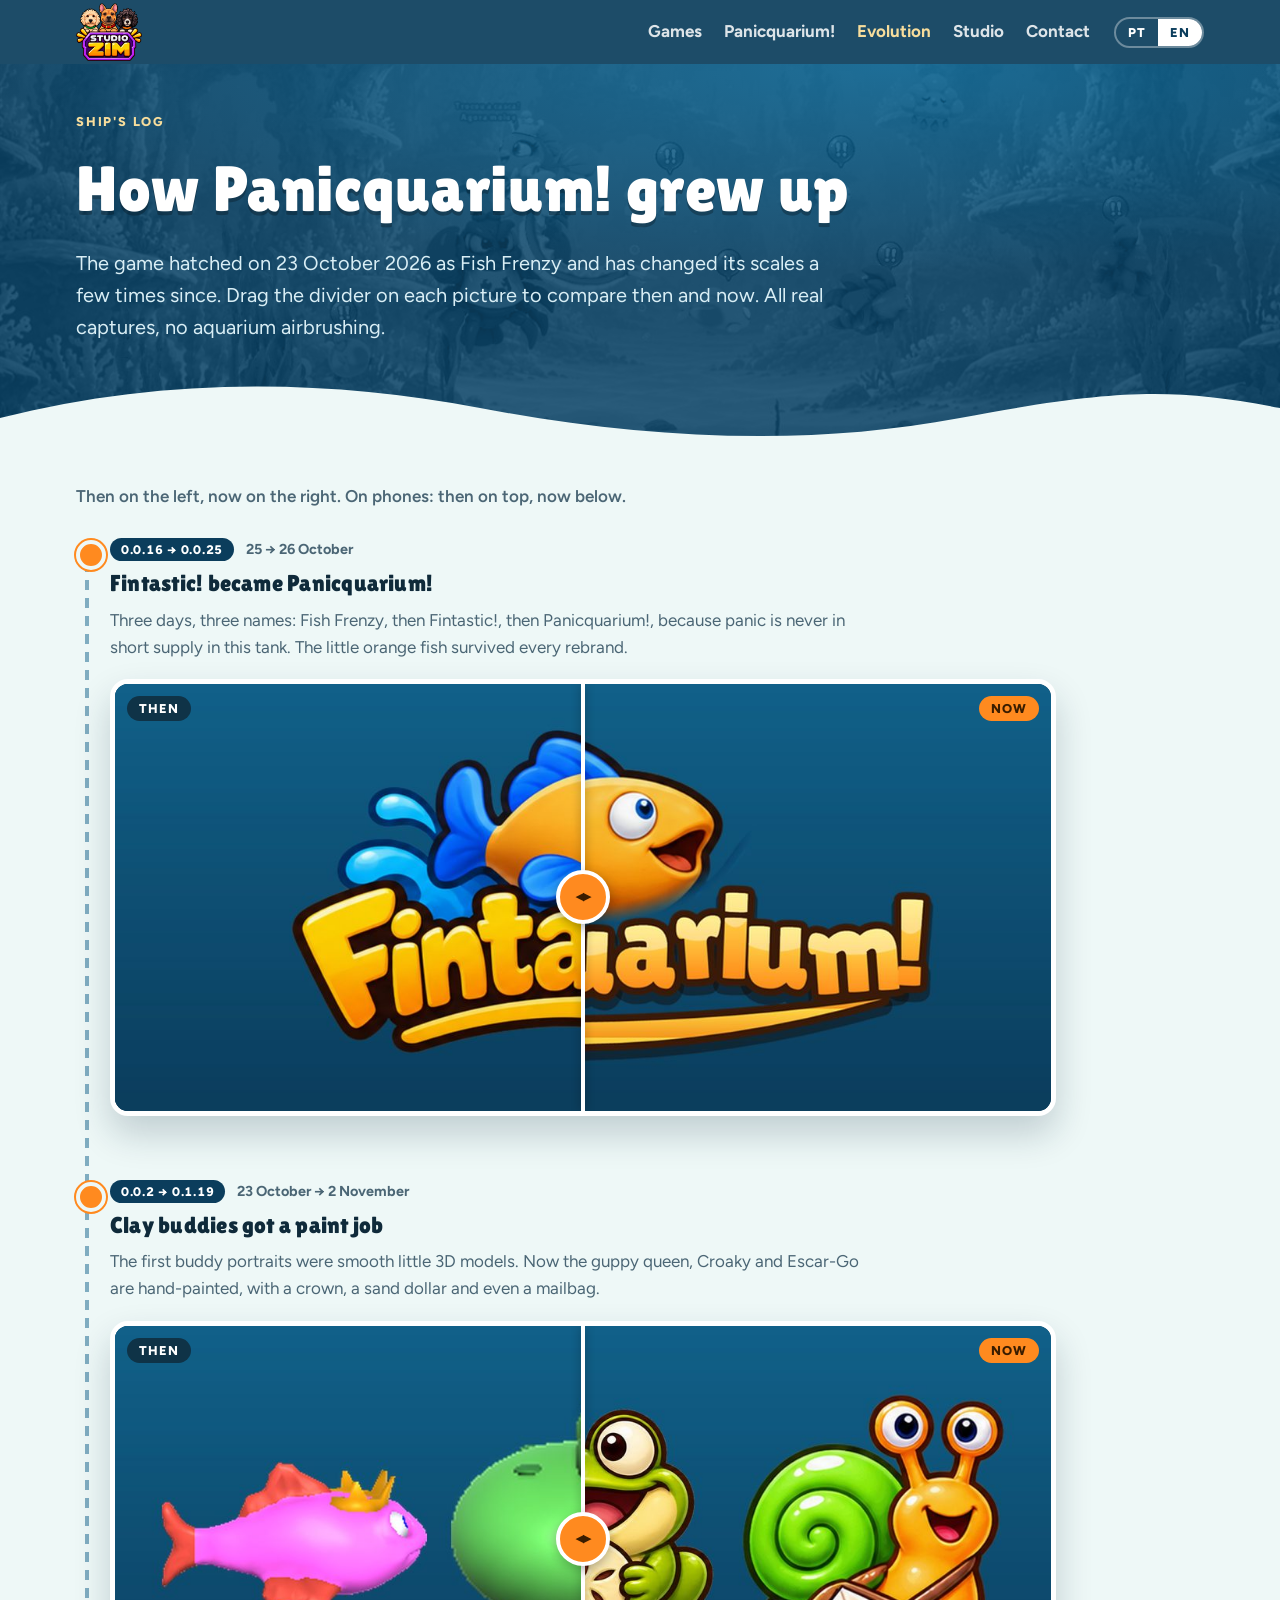
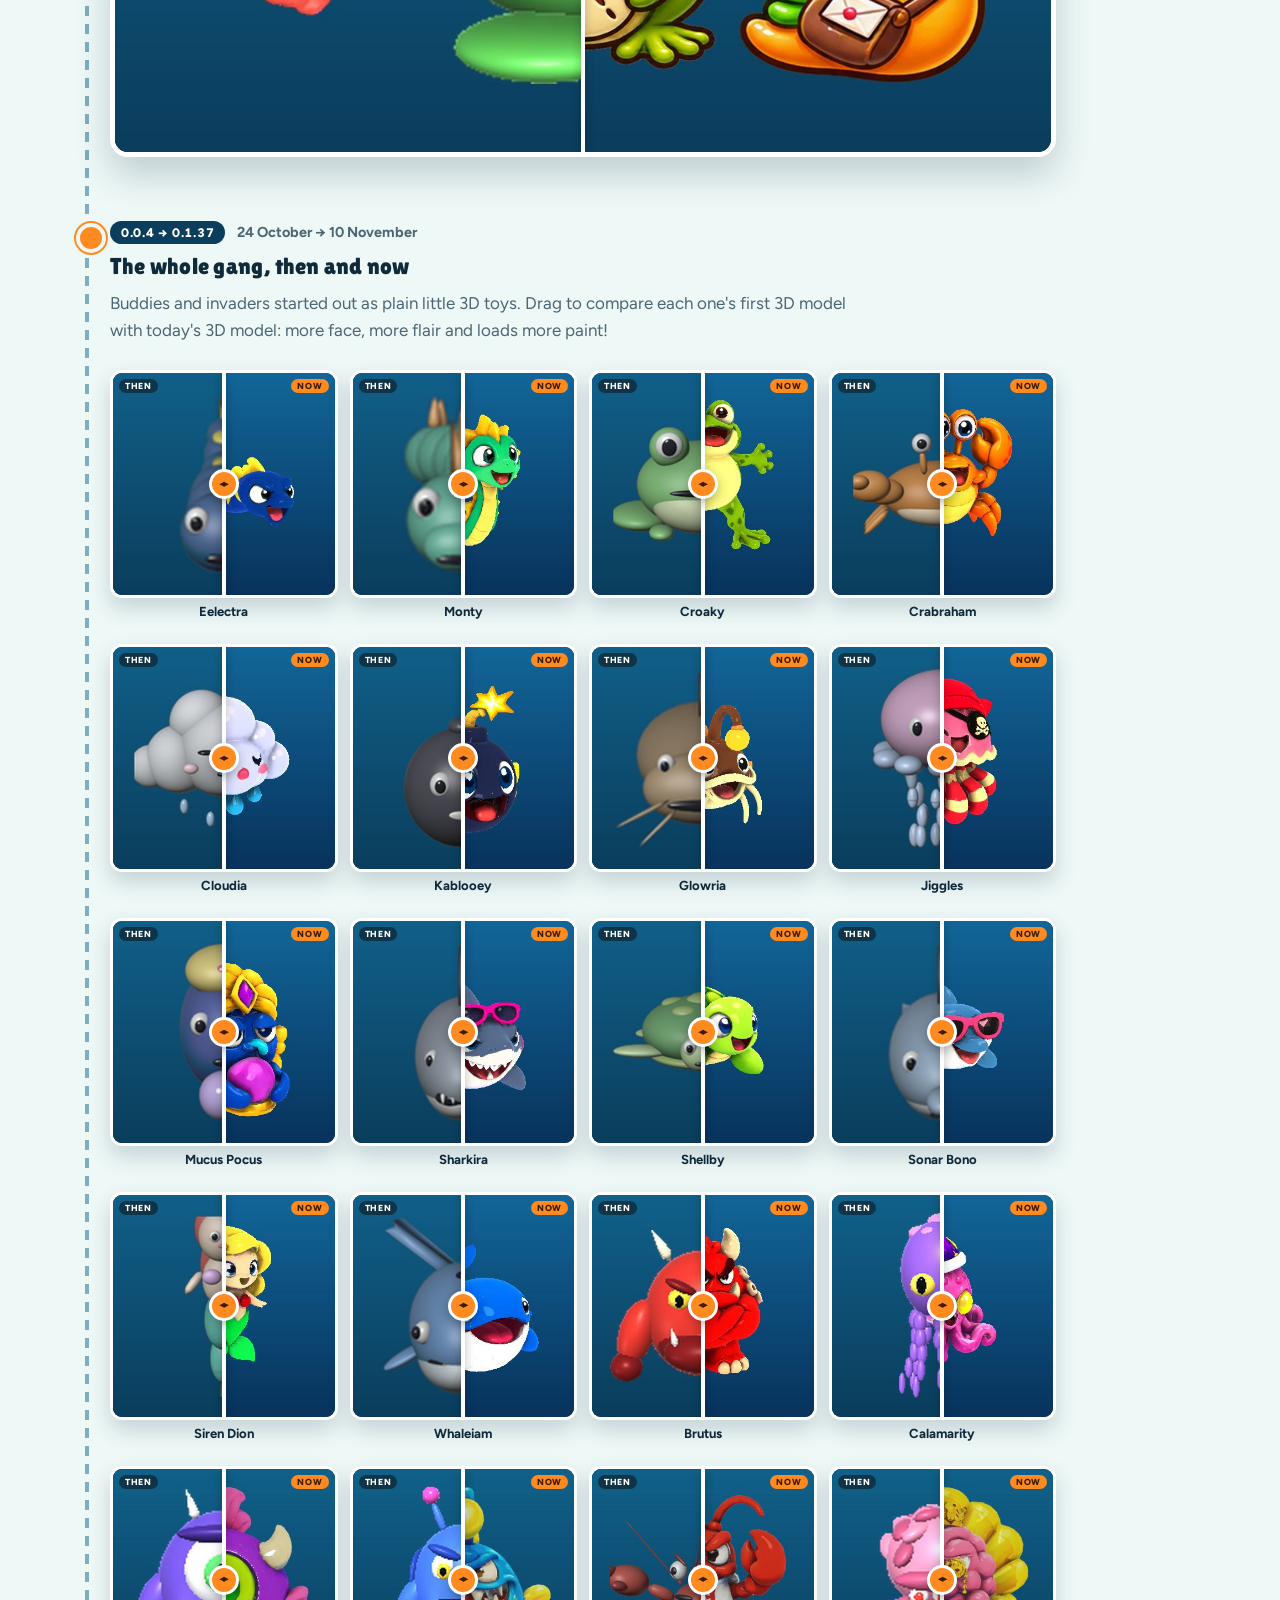
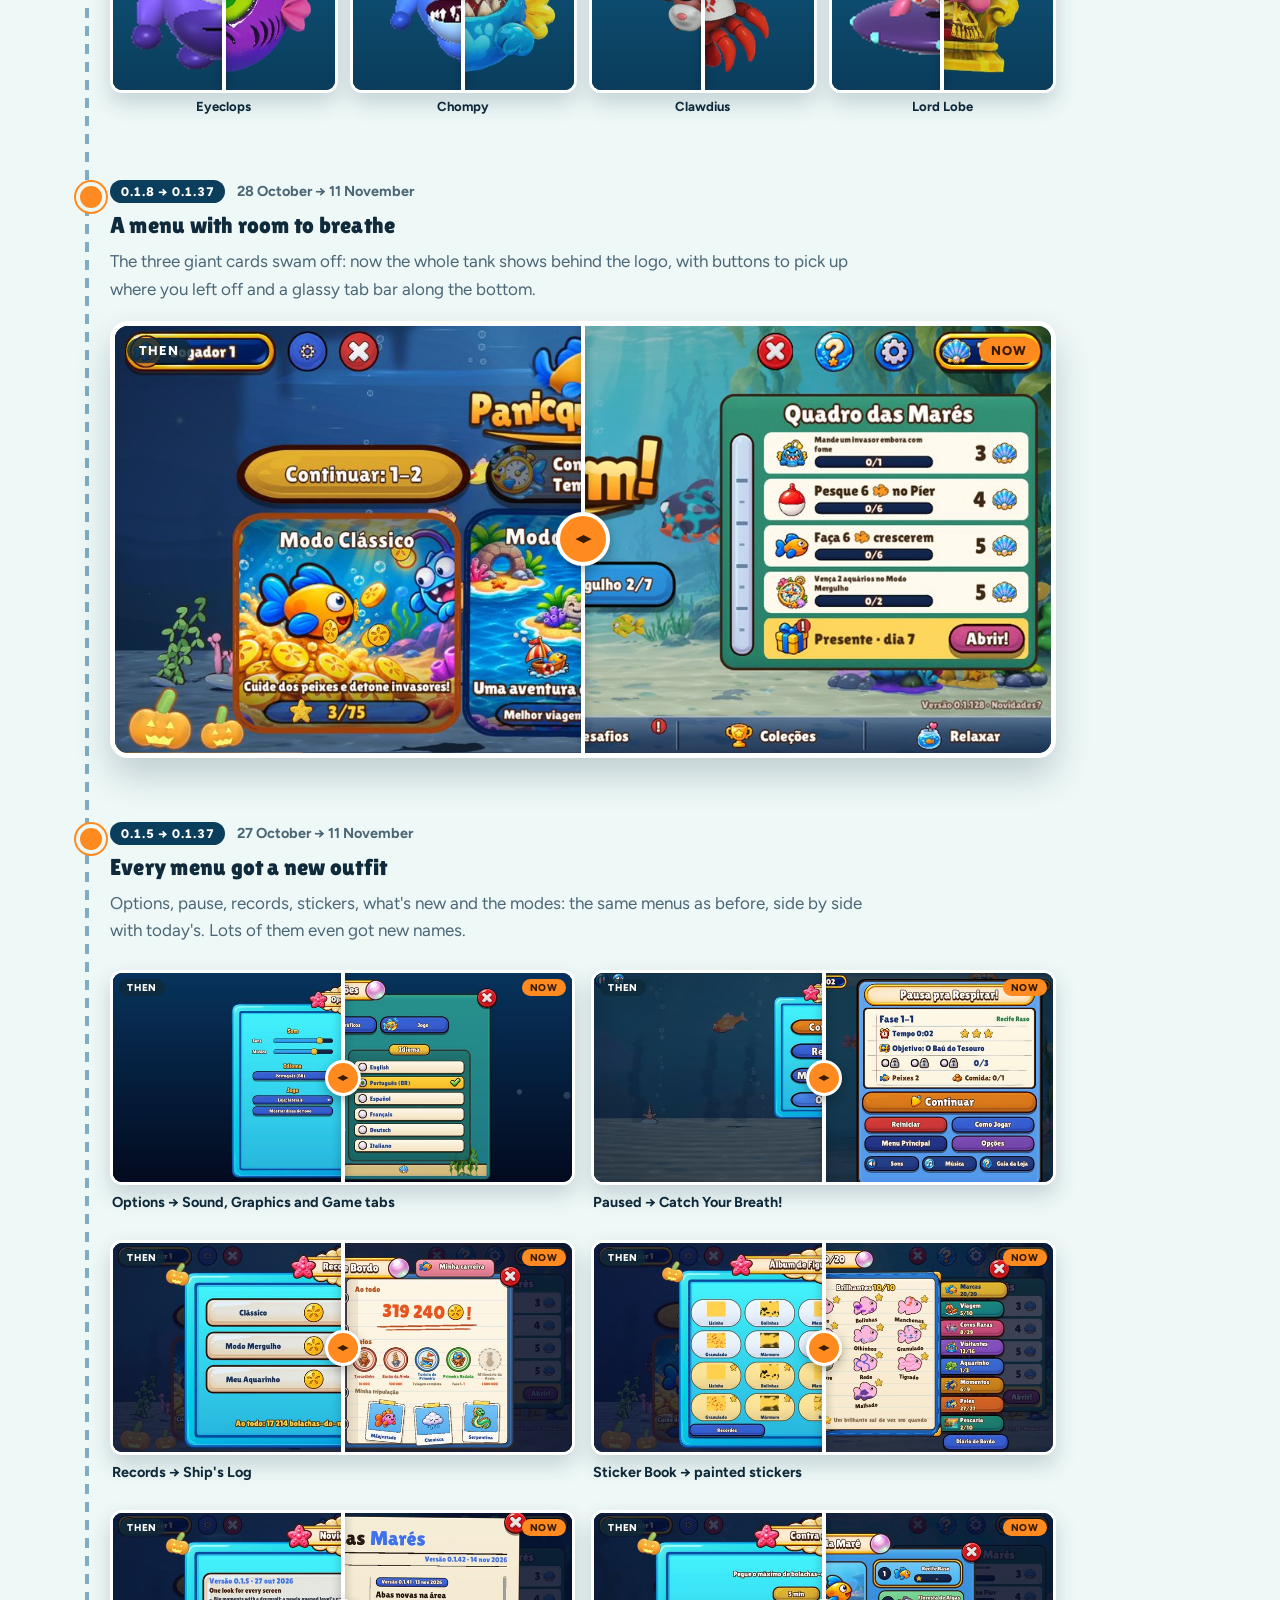
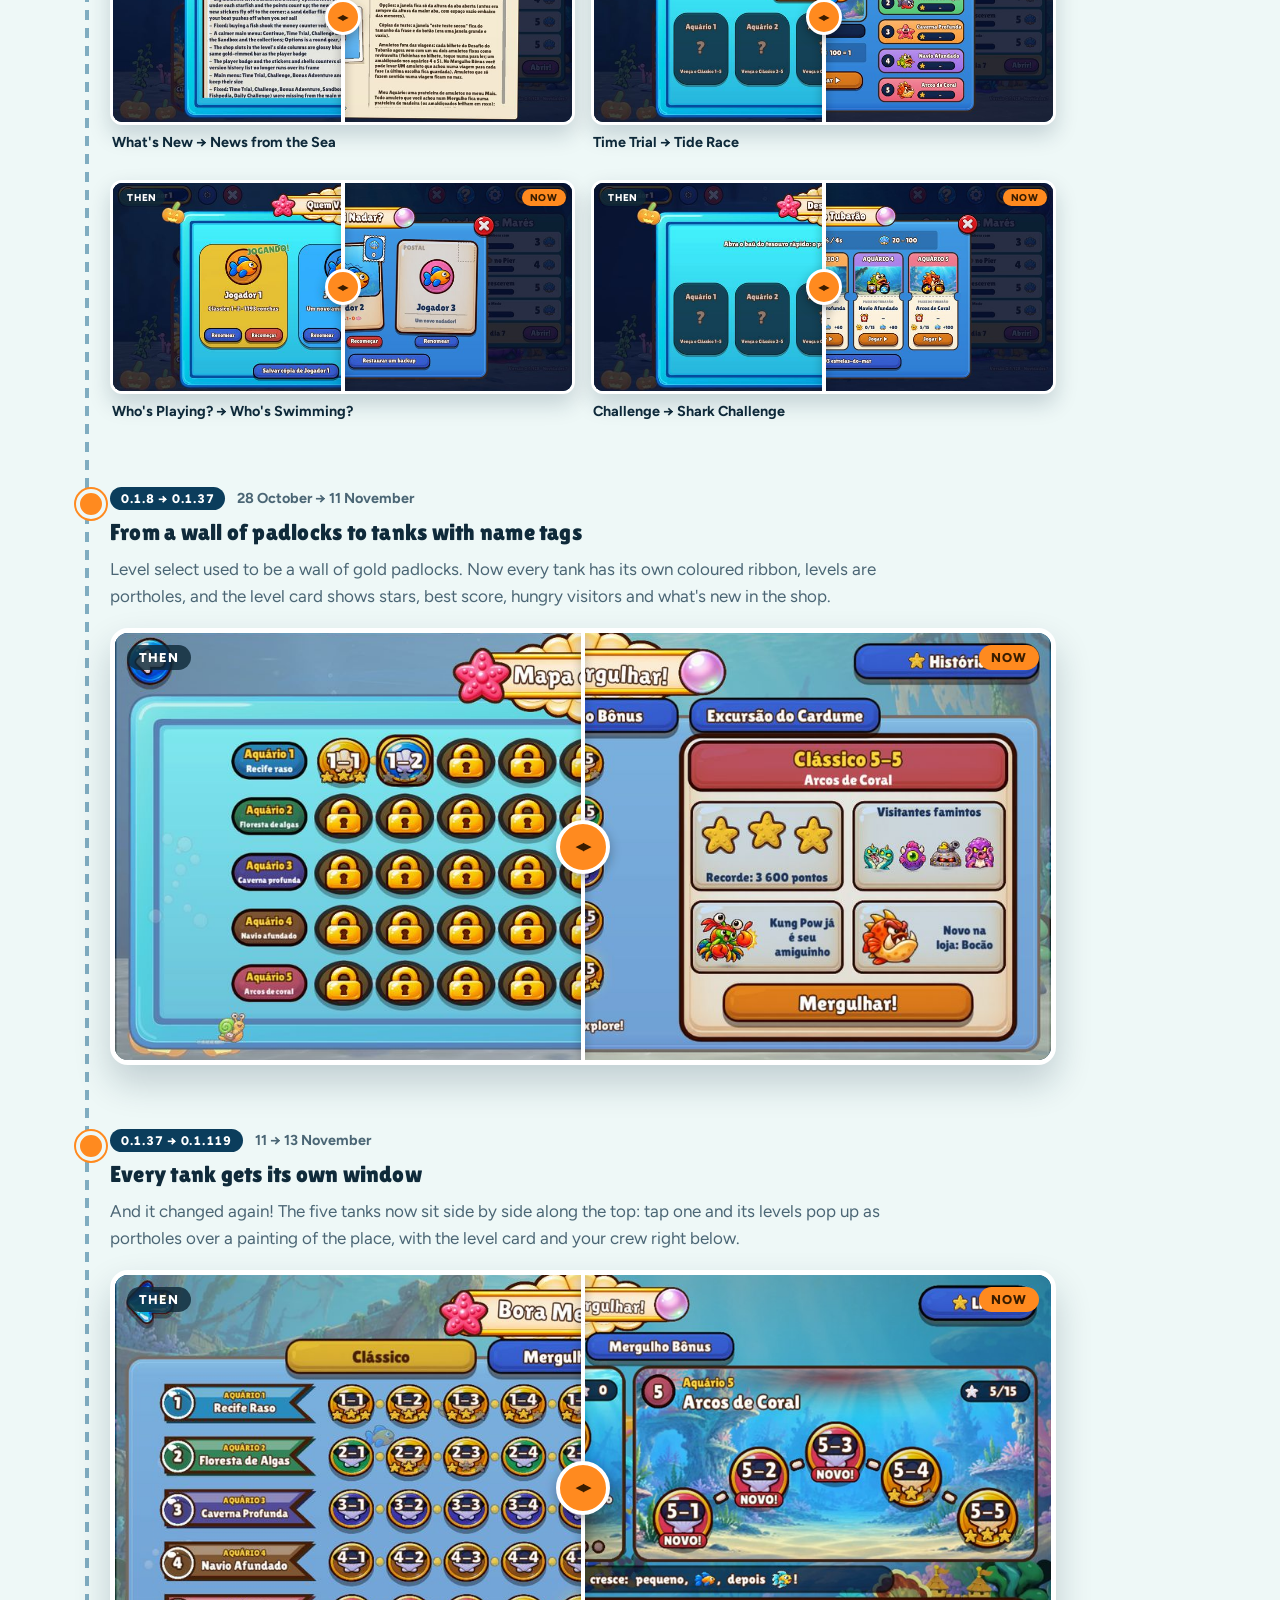
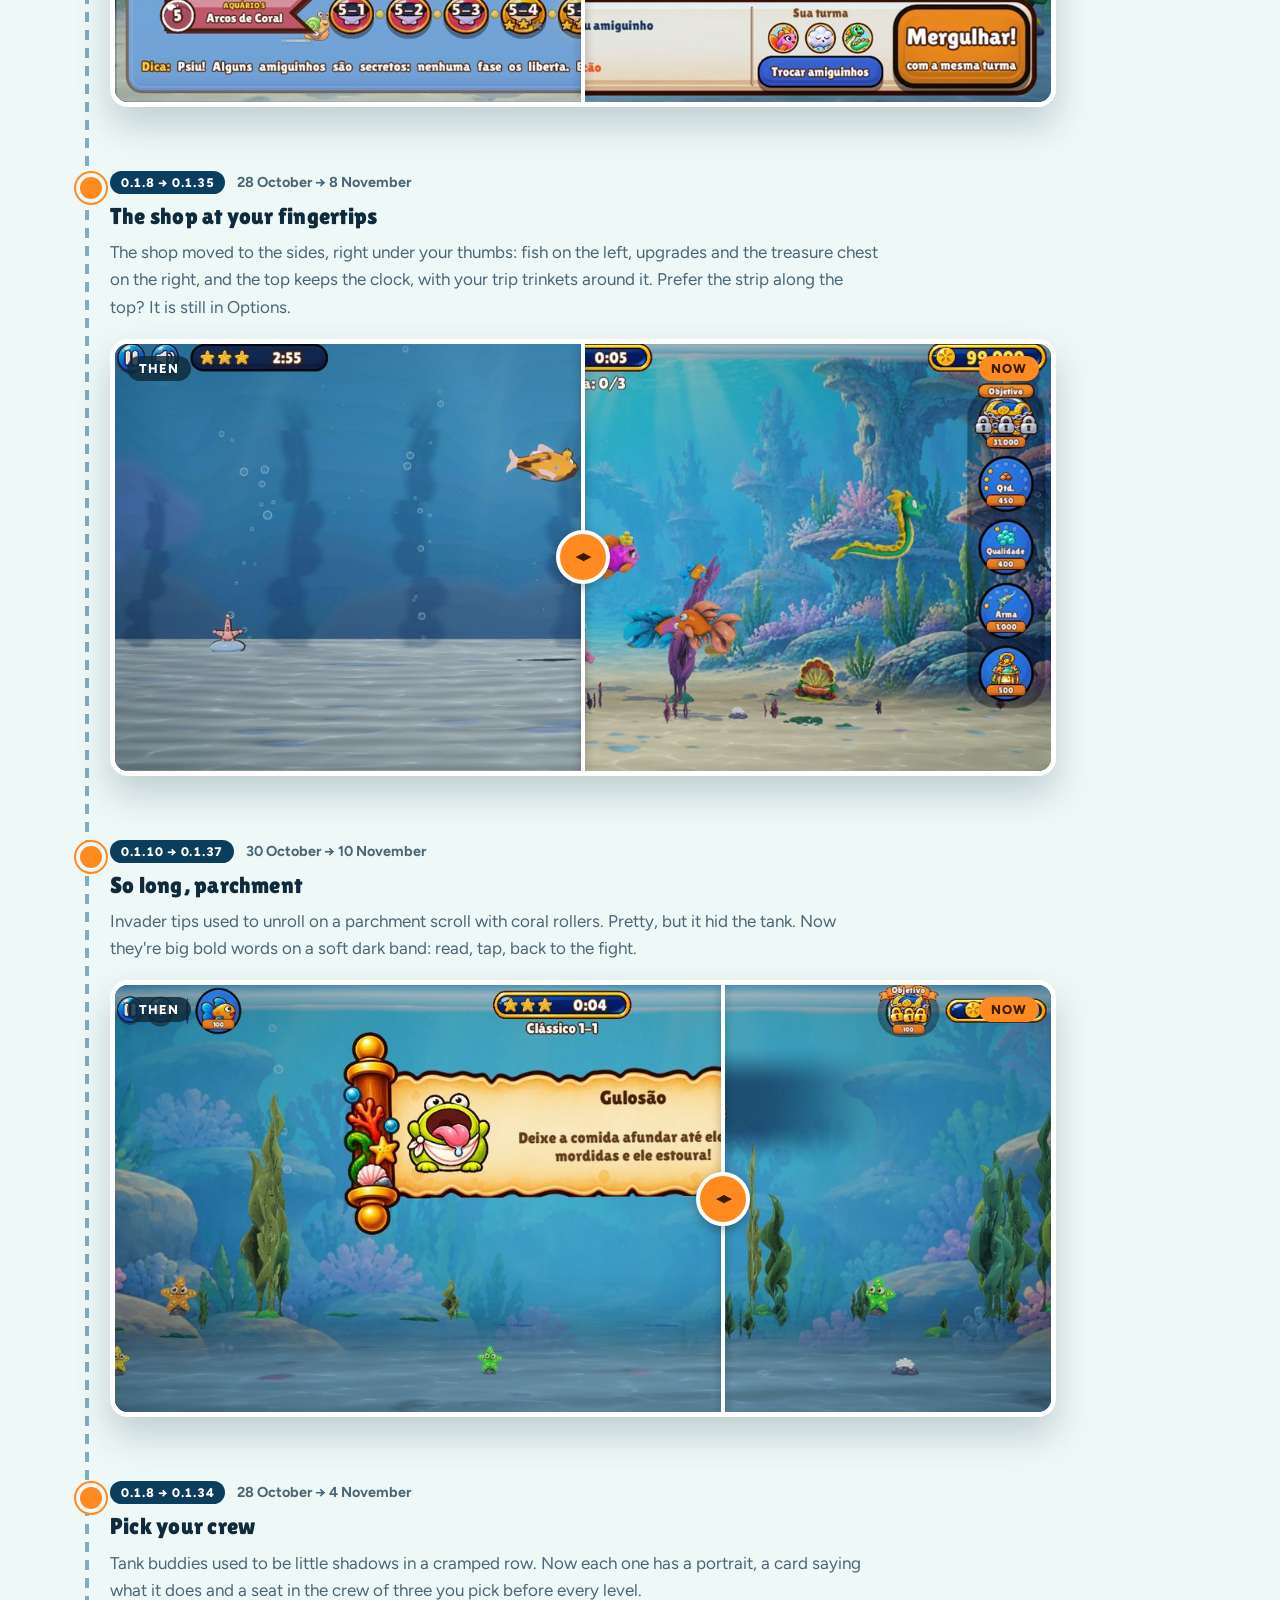
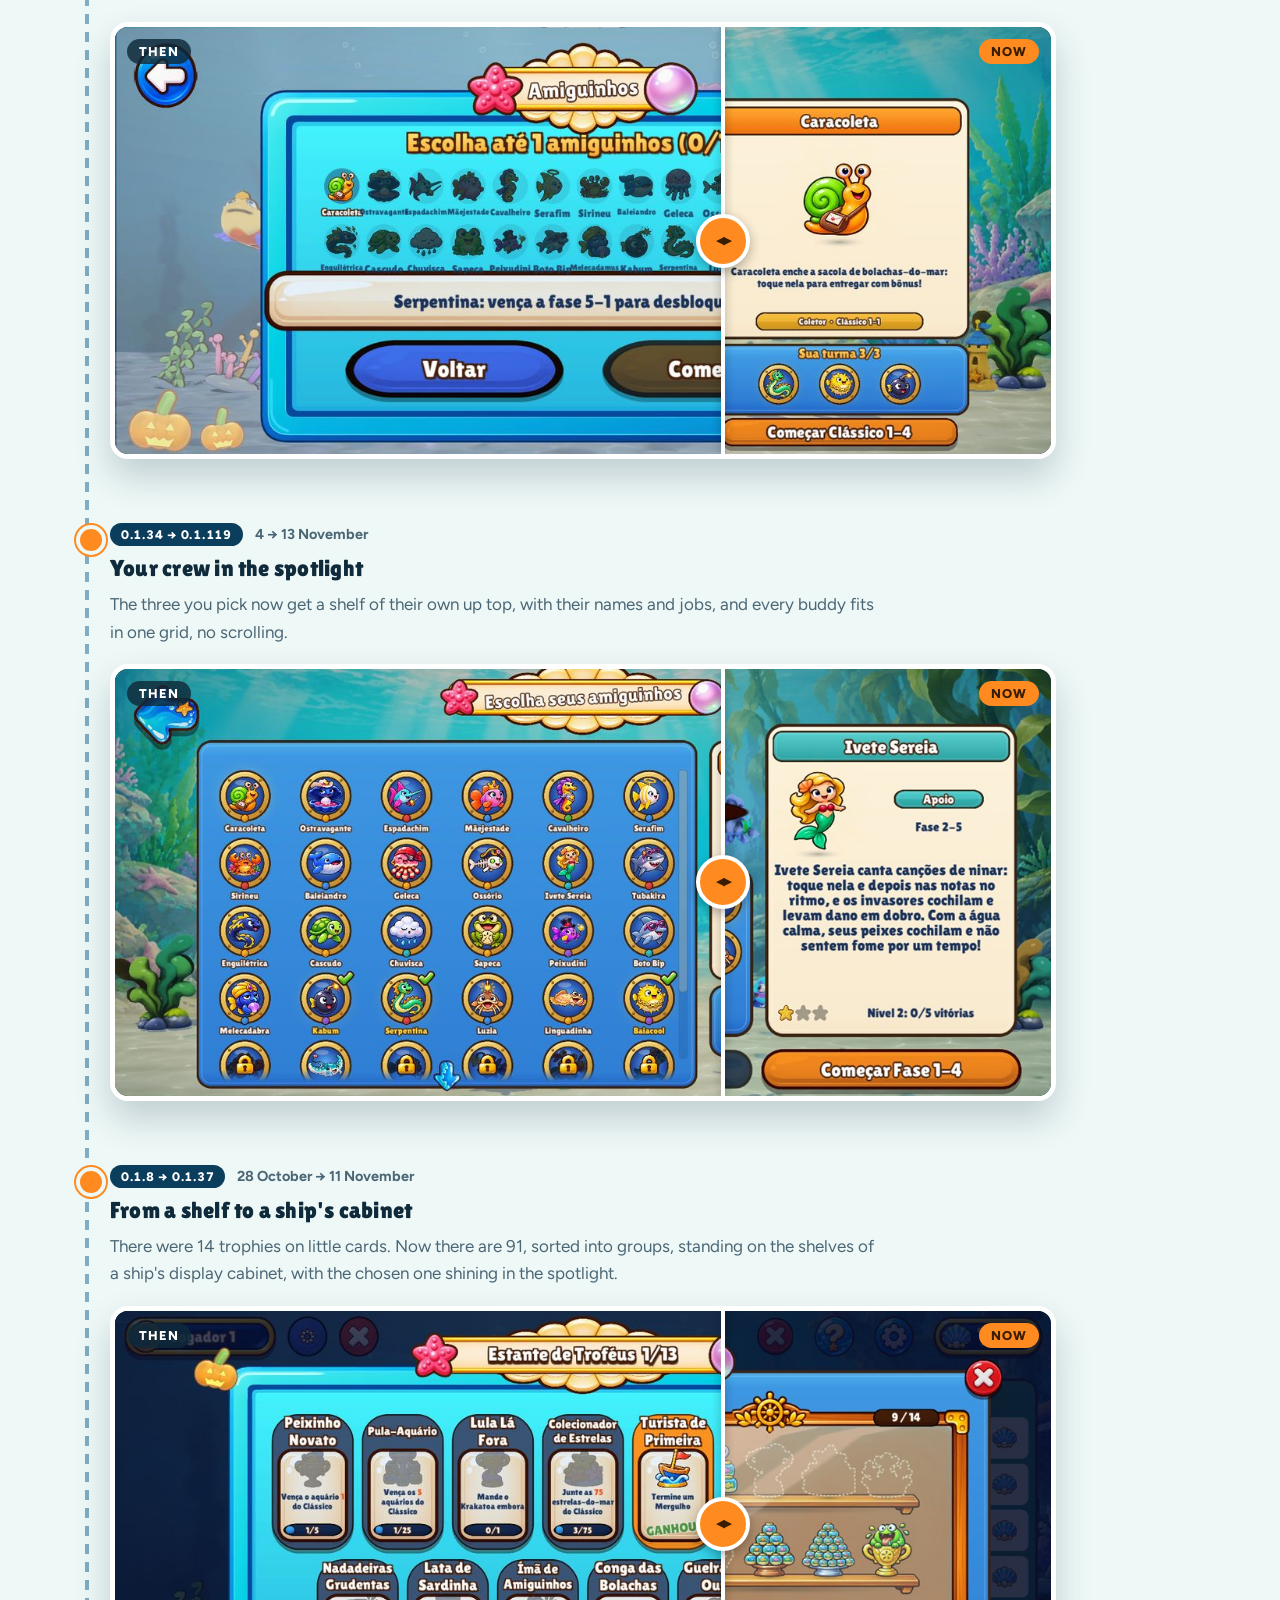
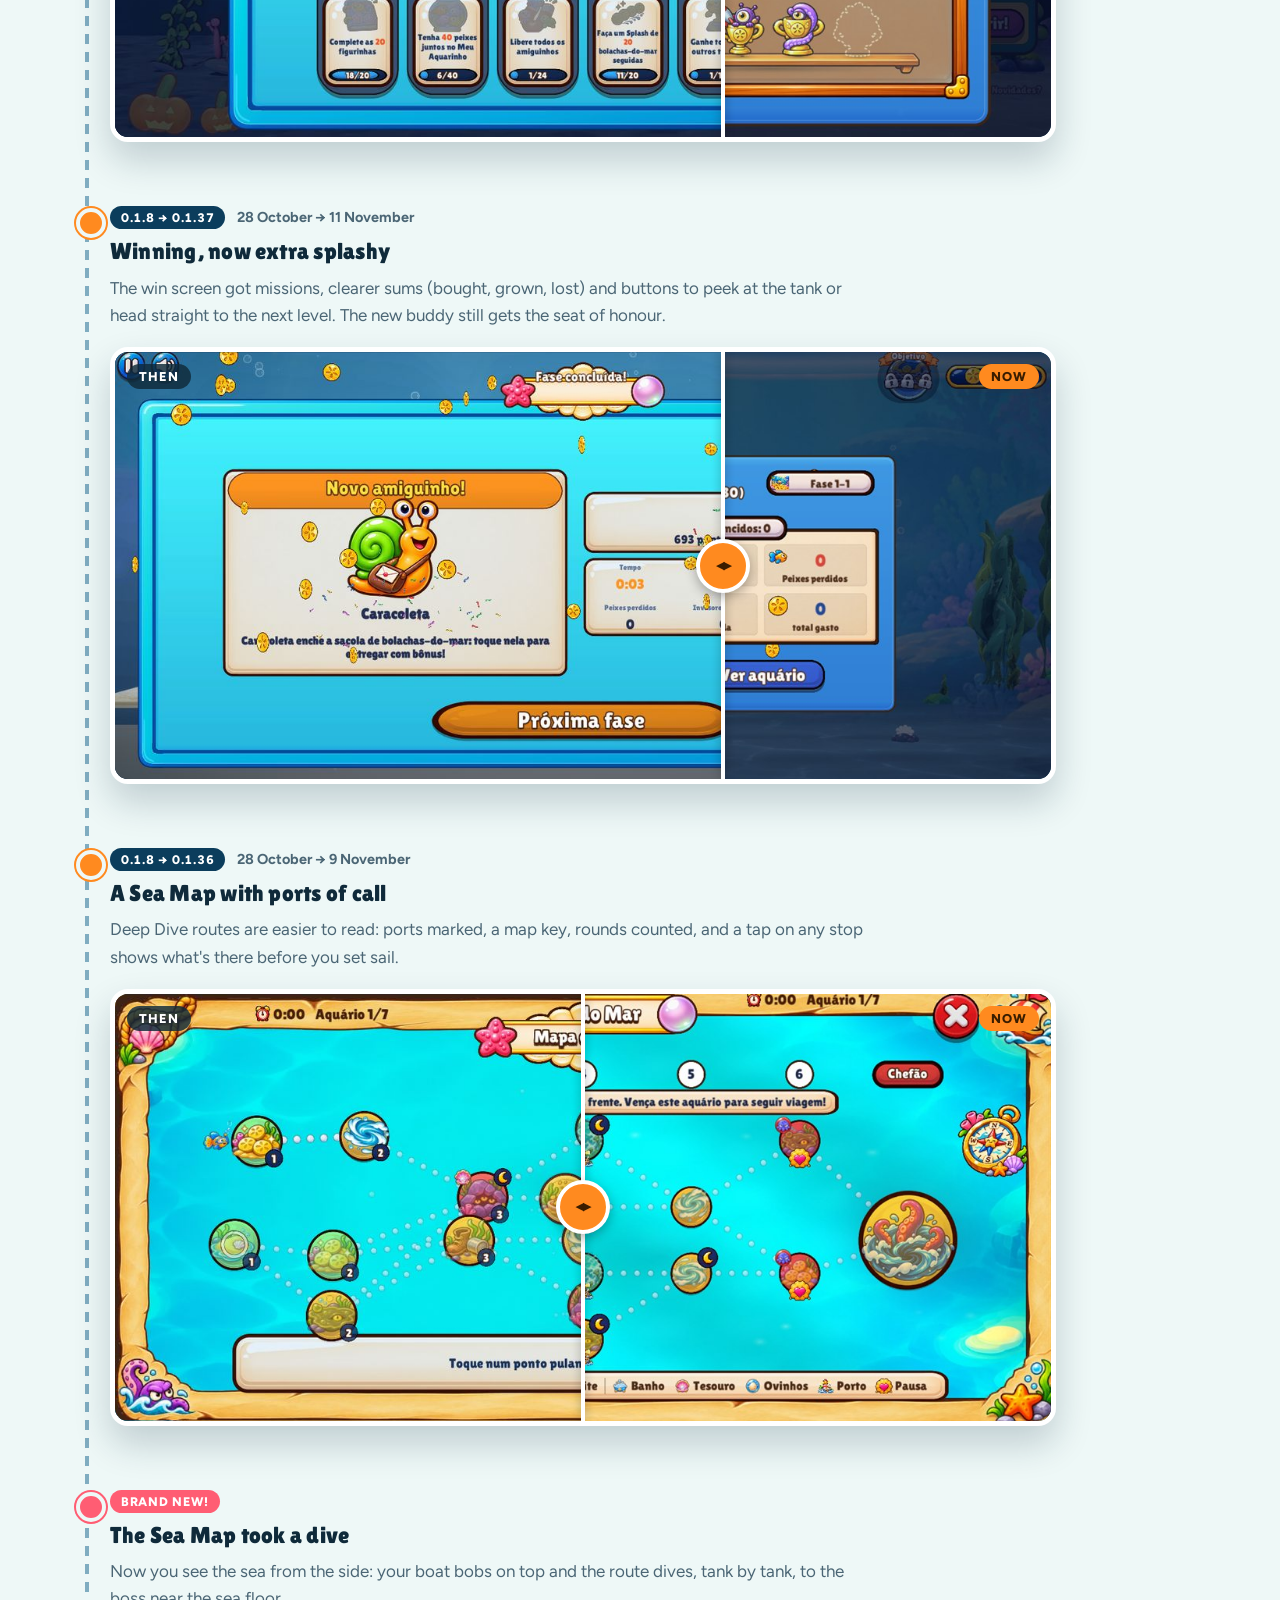
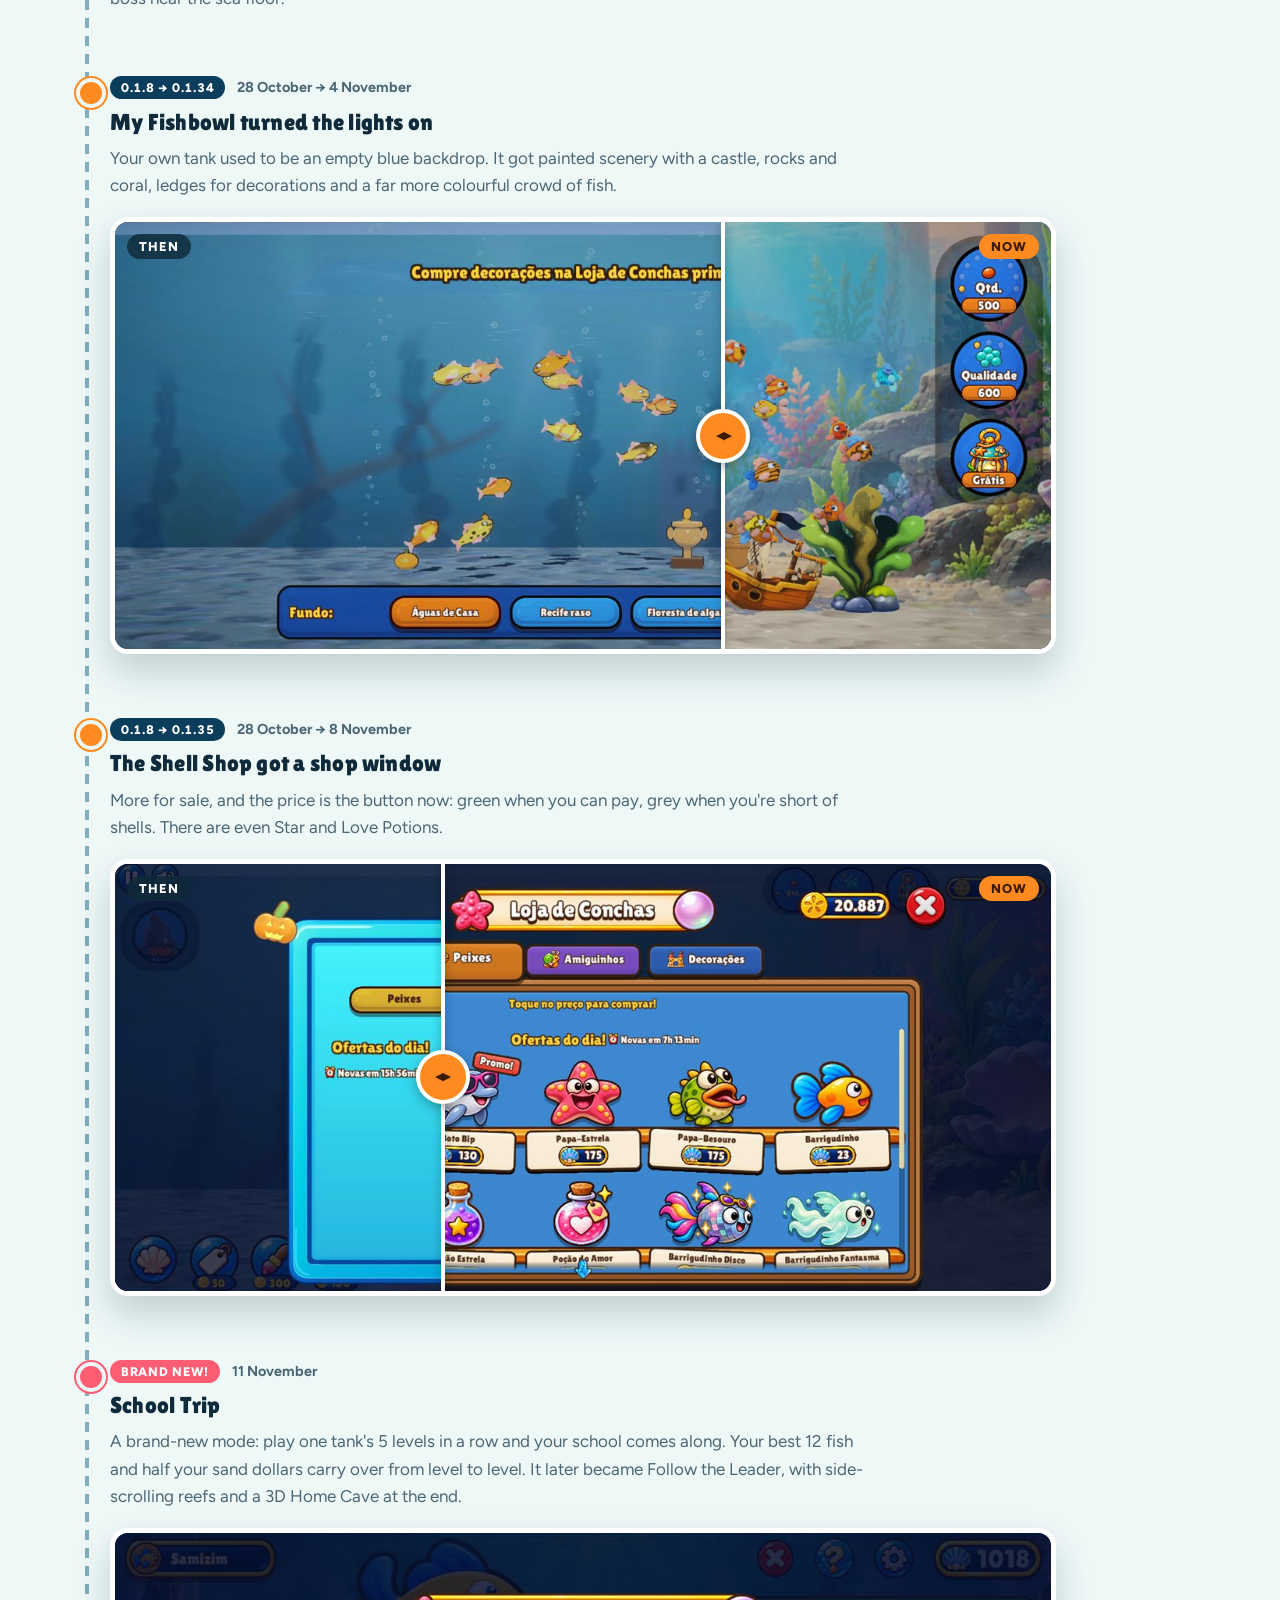
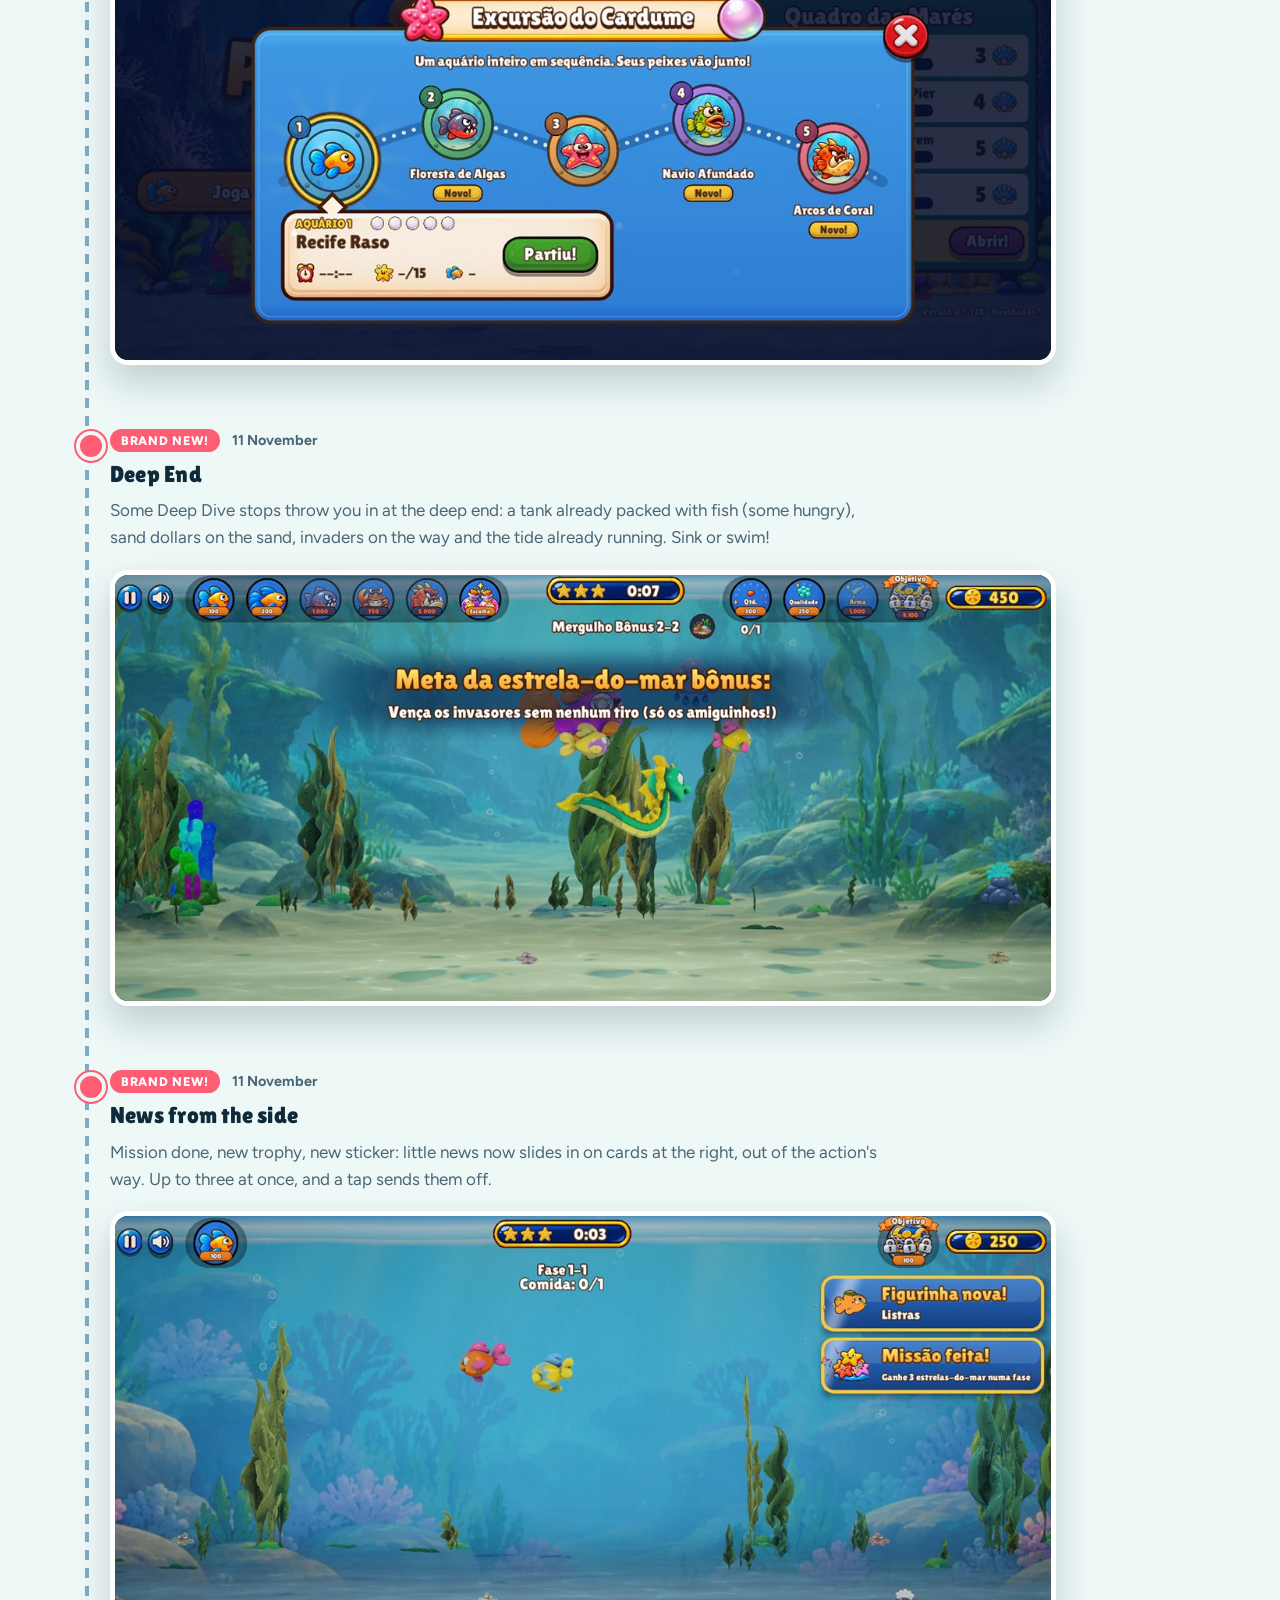
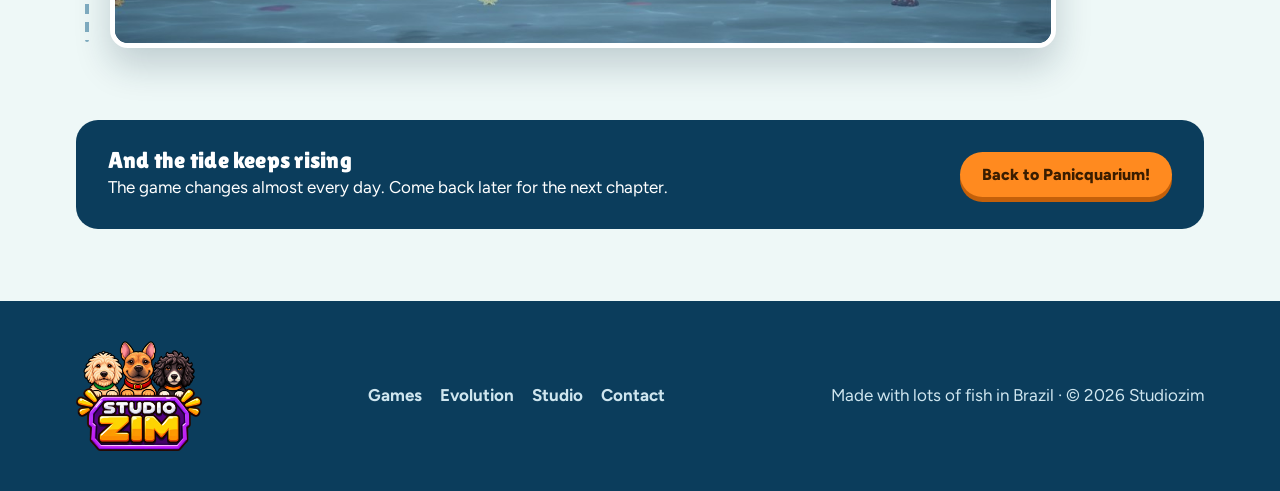
<file: evolucao.html>
<!doctype html>
<html lang="pt-BR">
<head>
<meta charset="utf-8">
<meta name="viewport" content="width=device-width, initial-scale=1, viewport-fit=cover">
<title>Panicquarium! · Evolução</title>
<link rel="icon" href="/favicon.ico" sizes="32x32">
<link rel="icon" type="image/png" sizes="64x64" href="/favicon-64.png">
<link rel="icon" type="image/png" sizes="192x192" href="/icon-192.png">
<link rel="apple-touch-icon" href="/apple-touch-icon.png">
<meta name="claude:viewport-fit-sides" content="cover">
<meta name="description" content="Como o Panicquarium! mudou: capturas reais de antes e de agora, tela por tela.">
<link rel="preconnect" href="https://fonts.googleapis.com">
<link rel="preconnect" href="https://fonts.gstatic.com" crossorigin>
<link rel="stylesheet" href="https://fonts.googleapis.com/css2?family=Figtree:wght@400;600;700;800&family=Lilita+One&display=swap">
<link rel="stylesheet" href="style.css?v=20261125">
</head>
<body>

<header class="top">
  <div class="wrap">
    <a class="brand" href="index.html#inicio" aria-label="Studio Zim"><span class="zim" aria-hidden="true"><img class="dog d1" src="img/logo/dogyellow1.png" alt=""><img class="dog d1 grin" src="img/logo/dogyellow2.png" alt=""><img class="dog d2" src="img/logo/dogbrown1.png" alt=""><img class="dog d2 grin" src="img/logo/dogbrown2.png" alt=""><img class="dog d3" src="img/logo/dogblack1.png" alt=""><img class="dog d3 grin" src="img/logo/dogblack2.png" alt=""><img class="sign" src="img/logo/sign.png" alt=""></span></a>
    <nav class="nav">
      <a href="index.html#jogos" data-i18n="nav.games">Jogos</a>
      <a href="index.html#panicquarium">Panicquarium!</a>
      <a href="evolucao.html" aria-current="page" data-i18n="nav.evo">Evolução</a>
      <a href="index.html#estudio" data-i18n="nav.studio">Estúdio</a>
      <a href="index.html#contato" data-i18n="nav.contact">Contato</a>
    </nav>
    <div class="lang" role="group" aria-label="Idioma / Language">
      <button type="button" id="lang-pt" data-lang="pt" aria-pressed="true">PT</button>
      <button type="button" id="lang-en" data-lang="en" aria-pressed="false">EN</button>
    </div>
    <button type="button" class="menu-btn" aria-expanded="false" aria-label="Menu"><span aria-hidden="true">&#9776;</span></button>
  </div>
</header>

<main id="inicio">
  <div class="hero hero-evo">
    <div class="bubbles" aria-hidden="true"></div>
    <div class="wrap">
      <div class="hero-copy">
        <span class="eyebrow" style="color:#f7dd9c" data-i18n="evo.eyebrow">Diário de bordo</span>
        <h1 data-i18n="evo.title">Como o Panicquarium! cresceu</h1>
        <p class="tagline" data-i18n="evo.lead">O jogo nasceu em 23 de outubro de 2026 com o nome de Fish Frenzy e já trocou de escamas várias vezes. Arraste a divisória de cada imagem para comparar o antes e o agora. São capturas reais, sem photoshop de aquário.</p>
      </div>
    </div>
    <svg class="wave" viewBox="0 0 1440 70" preserveAspectRatio="none" aria-hidden="true"><path d="M0 40 C 180 0 360 0 540 30 S 900 70 1080 40 S 1320 10 1440 30 V70 H0 Z"/></svg>
  </div>

  <section class="evo-page">
    <div class="wrap">
      <p class="evo-hint" data-i18n="evo.hint">Antes à esquerda, agora à direita. No celular: antes em cima, agora embaixo.</p>
      <ol class="timeline">

        <li class="evo">
          <div class="evo-meta"><span class="chip">0.0.16 → 0.0.25</span><span class="when" data-i18n="when.logo">25 → 26 de outubro</span></div>
          <h3 data-i18n="evo.logo.t">Fintastic! virou Panicquarium!</h3>
          <p data-i18n="evo.logo.d">Três dias, três nomes: Fish Frenzy, depois Fintastic! e por fim Panicquarium!, porque pânico no aquário é o que não falta. O peixinho laranja sobreviveu a todas as mudanças.</p>
          <div class="ba">
            <figure class="ba-after"><img src="img/evolution/logo-after.jpg" alt="Logo atual: Panicquarium!" loading="lazy" width="1200" height="554"><figcaption data-i18n="ba.now">Agora</figcaption></figure>
            <figure class="ba-before"><img src="img/evolution/logo-before.jpg" alt="Logo antigo: Fintastic!" loading="lazy" width="1200" height="554"><figcaption data-i18n="ba.then">Antes</figcaption></figure>
            <input type="range" min="0" max="100" value="50" data-i18n-aria="ba.drag" aria-label="Arraste para comparar antes e agora">
            <span class="ba-handle" aria-hidden="true"></span>
          </div>
        </li>

        <li class="evo">
          <div class="evo-meta"><span class="chip">0.0.2 → 0.1.19</span><span class="when" data-i18n="when.portraits">23 de outubro → 2 de novembro</span></div>
          <h3 data-i18n="evo.portraits.t">Ajudantes de massinha ganharam pintura</h3>
          <p data-i18n="evo.portraits.d">Os primeiros retratos dos bichinhos eram modelos 3D lisinhos. Hoje a guppy rainha, o Sapeca e a Caracoleta são pintados à mão, com coroa, bolacha-do-mar e até bolsa de carteiro.</p>
          <div class="ba">
            <figure class="ba-after"><img src="img/evolution/portraits-after.jpg" alt="Retratos pintados da guppy rainha, do Sapeca e da Caracoleta" loading="lazy" width="1200" height="554"><figcaption data-i18n="ba.now">Agora</figcaption></figure>
            <figure class="ba-before"><img src="img/evolution/portraits-before.jpg" alt="Primeiros retratos em 3D dos mesmos bichinhos" loading="lazy" width="1200" height="554"><figcaption data-i18n="ba.then">Antes</figcaption></figure>
            <input type="range" min="0" max="100" value="50" data-i18n-aria="ba.drag" aria-label="Arraste para comparar antes e agora">
            <span class="ba-handle" aria-hidden="true"></span>
          </div>
        </li>

        <li class="evo">
          <div class="evo-meta"><span class="chip">0.0.4 → 0.1.37</span><span class="when" data-i18n="when.oct24nov10">24 de outubro → 10 de novembro</span></div>
          <h3 data-i18n="evo.gang.t">A turma toda, antes e agora</h3>
          <p data-i18n="evo.gang.d">Ajudantes e invasores começaram como bonequinhos 3D bem simples. Arraste e compare o primeiro modelo 3D de cada um com o modelo 3D de hoje: mais cara, mais carisma e muito mais tinta!</p>
          <div class="menu-grid gang-grid">
            <div class="menu-pair">
              <div class="ba">
                <figure class="ba-after"><img src="img/evolution/c-eelectra-after.jpg" alt="Enguilétrica: agora" loading="lazy" width="400" height="400"><figcaption data-i18n="ba.now">Agora</figcaption></figure>
                <figure class="ba-before"><img src="img/evolution/c-eelectra-before.jpg" alt="Enguilétrica: antes" loading="lazy" width="400" height="400"><figcaption data-i18n="ba.then">Antes</figcaption></figure>
                <input type="range" min="0" max="100" value="50" data-i18n-aria="ba.drag" aria-label="Arraste para comparar antes e agora">
                <span class="ba-handle" aria-hidden="true"></span>
              </div>
              <p class="menu-name" data-i18n="evo.c.eelectra">Enguilétrica</p>
            </div>
            <div class="menu-pair">
              <div class="ba">
                <figure class="ba-after"><img src="img/evolution/c-monty-after.jpg" alt="Serpentina: agora" loading="lazy" width="400" height="400"><figcaption data-i18n="ba.now">Agora</figcaption></figure>
                <figure class="ba-before"><img src="img/evolution/c-monty-before.jpg" alt="Serpentina: antes" loading="lazy" width="400" height="400"><figcaption data-i18n="ba.then">Antes</figcaption></figure>
                <input type="range" min="0" max="100" value="50" data-i18n-aria="ba.drag" aria-label="Arraste para comparar antes e agora">
                <span class="ba-handle" aria-hidden="true"></span>
              </div>
              <p class="menu-name" data-i18n="evo.c.monty">Serpentina</p>
            </div>
            <div class="menu-pair">
              <div class="ba">
                <figure class="ba-after"><img src="img/evolution/c-croaky-after.jpg" alt="Sapeca: agora" loading="lazy" width="400" height="400"><figcaption data-i18n="ba.now">Agora</figcaption></figure>
                <figure class="ba-before"><img src="img/evolution/c-croaky-before.jpg" alt="Sapeca: antes" loading="lazy" width="400" height="400"><figcaption data-i18n="ba.then">Antes</figcaption></figure>
                <input type="range" min="0" max="100" value="50" data-i18n-aria="ba.drag" aria-label="Arraste para comparar antes e agora">
                <span class="ba-handle" aria-hidden="true"></span>
              </div>
              <p class="menu-name" data-i18n="evo.c.croaky">Sapeca</p>
            </div>
            <div class="menu-pair">
              <div class="ba">
                <figure class="ba-after"><img src="img/evolution/c-crabraham-after.jpg" alt="Sirineu: agora" loading="lazy" width="400" height="400"><figcaption data-i18n="ba.now">Agora</figcaption></figure>
                <figure class="ba-before"><img src="img/evolution/c-crabraham-before.jpg" alt="Sirineu: antes" loading="lazy" width="400" height="400"><figcaption data-i18n="ba.then">Antes</figcaption></figure>
                <input type="range" min="0" max="100" value="50" data-i18n-aria="ba.drag" aria-label="Arraste para comparar antes e agora">
                <span class="ba-handle" aria-hidden="true"></span>
              </div>
              <p class="menu-name" data-i18n="evo.c.crabraham">Sirineu</p>
            </div>
            <div class="menu-pair">
              <div class="ba">
                <figure class="ba-after"><img src="img/evolution/c-cloudia-after.jpg" alt="Chuvisca: agora" loading="lazy" width="400" height="400"><figcaption data-i18n="ba.now">Agora</figcaption></figure>
                <figure class="ba-before"><img src="img/evolution/c-cloudia-before.jpg" alt="Chuvisca: antes" loading="lazy" width="400" height="400"><figcaption data-i18n="ba.then">Antes</figcaption></figure>
                <input type="range" min="0" max="100" value="50" data-i18n-aria="ba.drag" aria-label="Arraste para comparar antes e agora">
                <span class="ba-handle" aria-hidden="true"></span>
              </div>
              <p class="menu-name" data-i18n="evo.c.cloudia">Chuvisca</p>
            </div>
            <div class="menu-pair">
              <div class="ba">
                <figure class="ba-after"><img src="img/evolution/c-kablooey-after.jpg" alt="Kabum: agora" loading="lazy" width="400" height="400"><figcaption data-i18n="ba.now">Agora</figcaption></figure>
                <figure class="ba-before"><img src="img/evolution/c-kablooey-before.jpg" alt="Kabum: antes" loading="lazy" width="400" height="400"><figcaption data-i18n="ba.then">Antes</figcaption></figure>
                <input type="range" min="0" max="100" value="50" data-i18n-aria="ba.drag" aria-label="Arraste para comparar antes e agora">
                <span class="ba-handle" aria-hidden="true"></span>
              </div>
              <p class="menu-name" data-i18n="evo.c.kablooey">Kabum</p>
            </div>
            <div class="menu-pair">
              <div class="ba">
                <figure class="ba-after"><img src="img/evolution/c-glowria-after.jpg" alt="Luzia: agora" loading="lazy" width="400" height="400"><figcaption data-i18n="ba.now">Agora</figcaption></figure>
                <figure class="ba-before"><img src="img/evolution/c-glowria-before.jpg" alt="Luzia: antes" loading="lazy" width="400" height="400"><figcaption data-i18n="ba.then">Antes</figcaption></figure>
                <input type="range" min="0" max="100" value="50" data-i18n-aria="ba.drag" aria-label="Arraste para comparar antes e agora">
                <span class="ba-handle" aria-hidden="true"></span>
              </div>
              <p class="menu-name" data-i18n="evo.c.glowria">Luzia</p>
            </div>
            <div class="menu-pair">
              <div class="ba">
                <figure class="ba-after"><img src="img/evolution/c-jiggles-after.jpg" alt="Geleca: agora" loading="lazy" width="400" height="400"><figcaption data-i18n="ba.now">Agora</figcaption></figure>
                <figure class="ba-before"><img src="img/evolution/c-jiggles-before.jpg" alt="Geleca: antes" loading="lazy" width="400" height="400"><figcaption data-i18n="ba.then">Antes</figcaption></figure>
                <input type="range" min="0" max="100" value="50" data-i18n-aria="ba.drag" aria-label="Arraste para comparar antes e agora">
                <span class="ba-handle" aria-hidden="true"></span>
              </div>
              <p class="menu-name" data-i18n="evo.c.jiggles">Geleca</p>
            </div>
            <div class="menu-pair">
              <div class="ba">
                <figure class="ba-after"><img src="img/evolution/c-snotradamus-after.jpg" alt="Melecadabra: agora" loading="lazy" width="400" height="400"><figcaption data-i18n="ba.now">Agora</figcaption></figure>
                <figure class="ba-before"><img src="img/evolution/c-snotradamus-before.jpg" alt="Melecadabra: antes" loading="lazy" width="400" height="400"><figcaption data-i18n="ba.then">Antes</figcaption></figure>
                <input type="range" min="0" max="100" value="50" data-i18n-aria="ba.drag" aria-label="Arraste para comparar antes e agora">
                <span class="ba-handle" aria-hidden="true"></span>
              </div>
              <p class="menu-name" data-i18n="evo.c.snotradamus">Melecadabra</p>
            </div>
            <div class="menu-pair">
              <div class="ba">
                <figure class="ba-after"><img src="img/evolution/c-sharkira-after.jpg" alt="Tubakira: agora" loading="lazy" width="400" height="400"><figcaption data-i18n="ba.now">Agora</figcaption></figure>
                <figure class="ba-before"><img src="img/evolution/c-sharkira-before.jpg" alt="Tubakira: antes" loading="lazy" width="400" height="400"><figcaption data-i18n="ba.then">Antes</figcaption></figure>
                <input type="range" min="0" max="100" value="50" data-i18n-aria="ba.drag" aria-label="Arraste para comparar antes e agora">
                <span class="ba-handle" aria-hidden="true"></span>
              </div>
              <p class="menu-name" data-i18n="evo.c.sharkira">Tubakira</p>
            </div>
            <div class="menu-pair">
              <div class="ba">
                <figure class="ba-after"><img src="img/evolution/c-shellby-after.jpg" alt="Cascudo: agora" loading="lazy" width="400" height="400"><figcaption data-i18n="ba.now">Agora</figcaption></figure>
                <figure class="ba-before"><img src="img/evolution/c-shellby-before.jpg" alt="Cascudo: antes" loading="lazy" width="400" height="400"><figcaption data-i18n="ba.then">Antes</figcaption></figure>
                <input type="range" min="0" max="100" value="50" data-i18n-aria="ba.drag" aria-label="Arraste para comparar antes e agora">
                <span class="ba-handle" aria-hidden="true"></span>
              </div>
              <p class="menu-name" data-i18n="evo.c.shellby">Cascudo</p>
            </div>
            <div class="menu-pair">
              <div class="ba">
                <figure class="ba-after"><img src="img/evolution/c-sonarbono-after.jpg" alt="Boto Bip: agora" loading="lazy" width="400" height="400"><figcaption data-i18n="ba.now">Agora</figcaption></figure>
                <figure class="ba-before"><img src="img/evolution/c-sonarbono-before.jpg" alt="Boto Bip: antes" loading="lazy" width="400" height="400"><figcaption data-i18n="ba.then">Antes</figcaption></figure>
                <input type="range" min="0" max="100" value="50" data-i18n-aria="ba.drag" aria-label="Arraste para comparar antes e agora">
                <span class="ba-handle" aria-hidden="true"></span>
              </div>
              <p class="menu-name" data-i18n="evo.c.sonarbono">Boto Bip</p>
            </div>
            <div class="menu-pair">
              <div class="ba">
                <figure class="ba-after"><img src="img/evolution/c-sirendion-after.jpg" alt="Ivete Sereia: agora" loading="lazy" width="400" height="400"><figcaption data-i18n="ba.now">Agora</figcaption></figure>
                <figure class="ba-before"><img src="img/evolution/c-sirendion-before.jpg" alt="Ivete Sereia: antes" loading="lazy" width="400" height="400"><figcaption data-i18n="ba.then">Antes</figcaption></figure>
                <input type="range" min="0" max="100" value="50" data-i18n-aria="ba.drag" aria-label="Arraste para comparar antes e agora">
                <span class="ba-handle" aria-hidden="true"></span>
              </div>
              <p class="menu-name" data-i18n="evo.c.sirendion">Ivete Sereia</p>
            </div>
            <div class="menu-pair">
              <div class="ba">
                <figure class="ba-after"><img src="img/evolution/c-whaleiam-after.jpg" alt="Baleiandro: agora" loading="lazy" width="400" height="400"><figcaption data-i18n="ba.now">Agora</figcaption></figure>
                <figure class="ba-before"><img src="img/evolution/c-whaleiam-before.jpg" alt="Baleiandro: antes" loading="lazy" width="400" height="400"><figcaption data-i18n="ba.then">Antes</figcaption></figure>
                <input type="range" min="0" max="100" value="50" data-i18n-aria="ba.drag" aria-label="Arraste para comparar antes e agora">
                <span class="ba-handle" aria-hidden="true"></span>
              </div>
              <p class="menu-name" data-i18n="evo.c.whaleiam">Baleiandro</p>
            </div>
            <div class="menu-pair">
              <div class="ba">
                <figure class="ba-after"><img src="img/evolution/c-brutus-after.jpg" alt="Brutamonte: agora" loading="lazy" width="400" height="400"><figcaption data-i18n="ba.now">Agora</figcaption></figure>
                <figure class="ba-before"><img src="img/evolution/c-brutus-before.jpg" alt="Brutamonte: antes" loading="lazy" width="400" height="400"><figcaption data-i18n="ba.then">Antes</figcaption></figure>
                <input type="range" min="0" max="100" value="50" data-i18n-aria="ba.drag" aria-label="Arraste para comparar antes e agora">
                <span class="ba-handle" aria-hidden="true"></span>
              </div>
              <p class="menu-name" data-i18n="evo.c.brutus">Brutamonte</p>
            </div>
            <div class="menu-pair">
              <div class="ba">
                <figure class="ba-after"><img src="img/evolution/c-calamarity-after.jpg" alt="Lulamidade: agora" loading="lazy" width="400" height="400"><figcaption data-i18n="ba.now">Agora</figcaption></figure>
                <figure class="ba-before"><img src="img/evolution/c-calamarity-before.jpg" alt="Lulamidade: antes" loading="lazy" width="400" height="400"><figcaption data-i18n="ba.then">Antes</figcaption></figure>
                <input type="range" min="0" max="100" value="50" data-i18n-aria="ba.drag" aria-label="Arraste para comparar antes e agora">
                <span class="ba-handle" aria-hidden="true"></span>
              </div>
              <p class="menu-name" data-i18n="evo.c.calamarity">Lulamidade</p>
            </div>
            <div class="menu-pair">
              <div class="ba">
                <figure class="ba-after"><img src="img/evolution/c-eyeclops-after.jpg" alt="Zoiudo: agora" loading="lazy" width="400" height="400"><figcaption data-i18n="ba.now">Agora</figcaption></figure>
                <figure class="ba-before"><img src="img/evolution/c-eyeclops-before.jpg" alt="Zoiudo: antes" loading="lazy" width="400" height="400"><figcaption data-i18n="ba.then">Antes</figcaption></figure>
                <input type="range" min="0" max="100" value="50" data-i18n-aria="ba.drag" aria-label="Arraste para comparar antes e agora">
                <span class="ba-handle" aria-hidden="true"></span>
              </div>
              <p class="menu-name" data-i18n="evo.c.eyeclops">Zoiudo</p>
            </div>
            <div class="menu-pair">
              <div class="ba">
                <figure class="ba-after"><img src="img/evolution/c-chompy-after.jpg" alt="Mordisco: agora" loading="lazy" width="400" height="400"><figcaption data-i18n="ba.now">Agora</figcaption></figure>
                <figure class="ba-before"><img src="img/evolution/c-chompy-before.jpg" alt="Mordisco: antes" loading="lazy" width="400" height="400"><figcaption data-i18n="ba.then">Antes</figcaption></figure>
                <input type="range" min="0" max="100" value="50" data-i18n-aria="ba.drag" aria-label="Arraste para comparar antes e agora">
                <span class="ba-handle" aria-hidden="true"></span>
              </div>
              <p class="menu-name" data-i18n="evo.c.chompy">Mordisco</p>
            </div>
            <div class="menu-pair">
              <div class="ba">
                <figure class="ba-after"><img src="img/evolution/c-clawdius-after.jpg" alt="Garrácio: agora" loading="lazy" width="400" height="400"><figcaption data-i18n="ba.now">Agora</figcaption></figure>
                <figure class="ba-before"><img src="img/evolution/c-clawdius-before.jpg" alt="Garrácio: antes" loading="lazy" width="400" height="400"><figcaption data-i18n="ba.then">Antes</figcaption></figure>
                <input type="range" min="0" max="100" value="50" data-i18n-aria="ba.drag" aria-label="Arraste para comparar antes e agora">
                <span class="ba-handle" aria-hidden="true"></span>
              </div>
              <p class="menu-name" data-i18n="evo.c.clawdius">Garrácio</p>
            </div>
            <div class="menu-pair">
              <div class="ba">
                <figure class="ba-after"><img src="img/evolution/c-lordlobe-after.jpg" alt="Lorde Miolo: agora" loading="lazy" width="400" height="400"><figcaption data-i18n="ba.now">Agora</figcaption></figure>
                <figure class="ba-before"><img src="img/evolution/c-lordlobe-before.jpg" alt="Lorde Miolo: antes" loading="lazy" width="400" height="400"><figcaption data-i18n="ba.then">Antes</figcaption></figure>
                <input type="range" min="0" max="100" value="50" data-i18n-aria="ba.drag" aria-label="Arraste para comparar antes e agora">
                <span class="ba-handle" aria-hidden="true"></span>
              </div>
              <p class="menu-name" data-i18n="evo.c.lordlobe">Lorde Miolo</p>
            </div>
          </div>
        </li>

        <li class="evo">
          <div class="evo-meta"><span class="chip">0.1.8 → 0.1.37</span><span class="when" data-i18n="when.oct28nov11">28 de outubro → 11 de novembro</span></div>
          <h3 data-i18n="evo.menu.t">Um menu que respira</h3>
          <p data-i18n="evo.menu.d">Os três cartões gigantes saíram de cena: agora o aquário aparece inteiro atrás do logo, com botões para continuar de onde você parou e uma barra de abas de vidro embaixo.</p>
          <div class="ba">
            <figure class="ba-after"><img src="img/evolution/menu-after.jpg" alt="Menu principal atual" loading="lazy" width="1200" height="554"><figcaption data-i18n="ba.now">Agora</figcaption></figure>
            <figure class="ba-before"><img src="img/evolution/menu-before.jpg" alt="Menu principal antigo, com três cartões grandes" loading="lazy" width="1200" height="554"><figcaption data-i18n="ba.then">Antes</figcaption></figure>
            <input type="range" min="0" max="100" value="50" data-i18n-aria="ba.drag" aria-label="Arraste para comparar antes e agora">
            <span class="ba-handle" aria-hidden="true"></span>
          </div>
        </li>

        <li class="evo">
          <div class="evo-meta"><span class="chip">0.1.5 → 0.1.37</span><span class="when" data-i18n="when.oct27nov11">27 de outubro → 11 de novembro</span></div>
          <h3 data-i18n="evo.menus.t">Todo menu ganhou roupa nova</h3>
          <p data-i18n="evo.menus.d">Opções, pausa, recordes, figurinhas, novidades e os modos: os mesmos menus de antes, lado a lado com os de agora. Muitos ganharam até nome novo.</p>
          <div class="menu-grid">
            <div class="menu-pair">
              <div class="ba">
                <figure class="ba-after"><img src="img/evolution/m-options-after.jpg" alt="Opções: agora" loading="lazy" width="900" height="415"><figcaption data-i18n="ba.now">Agora</figcaption></figure>
                <figure class="ba-before"><img src="img/evolution/m-options-before.jpg" alt="Opções: antes" loading="lazy" width="900" height="415"><figcaption data-i18n="ba.then">Antes</figcaption></figure>
                <input type="range" min="0" max="100" value="50" data-i18n-aria="ba.drag" aria-label="Arraste para comparar antes e agora">
                <span class="ba-handle" aria-hidden="true"></span>
              </div>
              <p class="menu-name" data-i18n="evo.m.options">Opções → abas Som, Gráficos e Jogo</p>
            </div>
            <div class="menu-pair">
              <div class="ba">
                <figure class="ba-after"><img src="img/evolution/m-pause-after.jpg" alt="Pausa: agora" loading="lazy" width="900" height="415"><figcaption data-i18n="ba.now">Agora</figcaption></figure>
                <figure class="ba-before"><img src="img/evolution/m-pause-before.jpg" alt="Pausa: antes" loading="lazy" width="900" height="415"><figcaption data-i18n="ba.then">Antes</figcaption></figure>
                <input type="range" min="0" max="100" value="50" data-i18n-aria="ba.drag" aria-label="Arraste para comparar antes e agora">
                <span class="ba-handle" aria-hidden="true"></span>
              </div>
              <p class="menu-name" data-i18n="evo.m.pause">Pausa → Pausa pra Respirar!</p>
            </div>
            <div class="menu-pair">
              <div class="ba">
                <figure class="ba-after"><img src="img/evolution/m-records-after.jpg" alt="Recordes: agora" loading="lazy" width="900" height="415"><figcaption data-i18n="ba.now">Agora</figcaption></figure>
                <figure class="ba-before"><img src="img/evolution/m-records-before.jpg" alt="Recordes: antes" loading="lazy" width="900" height="415"><figcaption data-i18n="ba.then">Antes</figcaption></figure>
                <input type="range" min="0" max="100" value="50" data-i18n-aria="ba.drag" aria-label="Arraste para comparar antes e agora">
                <span class="ba-handle" aria-hidden="true"></span>
              </div>
              <p class="menu-name" data-i18n="evo.m.records">Recordes → Diário de Bordo</p>
            </div>
            <div class="menu-pair">
              <div class="ba">
                <figure class="ba-after"><img src="img/evolution/m-stickers-after.jpg" alt="Álbum de Figurinhas: agora" loading="lazy" width="900" height="415"><figcaption data-i18n="ba.now">Agora</figcaption></figure>
                <figure class="ba-before"><img src="img/evolution/m-stickers-before.jpg" alt="Álbum de Figurinhas: antes" loading="lazy" width="900" height="415"><figcaption data-i18n="ba.then">Antes</figcaption></figure>
                <input type="range" min="0" max="100" value="50" data-i18n-aria="ba.drag" aria-label="Arraste para comparar antes e agora">
                <span class="ba-handle" aria-hidden="true"></span>
              </div>
              <p class="menu-name" data-i18n="evo.m.stickers">Álbum de Figurinhas → figurinhas pintadas</p>
            </div>
            <div class="menu-pair">
              <div class="ba">
                <figure class="ba-after"><img src="img/evolution/m-whatsnew-after.jpg" alt="Novidades: agora" loading="lazy" width="900" height="415"><figcaption data-i18n="ba.now">Agora</figcaption></figure>
                <figure class="ba-before"><img src="img/evolution/m-whatsnew-before.jpg" alt="Novidades: antes" loading="lazy" width="900" height="415"><figcaption data-i18n="ba.then">Antes</figcaption></figure>
                <input type="range" min="0" max="100" value="50" data-i18n-aria="ba.drag" aria-label="Arraste para comparar antes e agora">
                <span class="ba-handle" aria-hidden="true"></span>
              </div>
              <p class="menu-name" data-i18n="evo.m.whatsnew">Novidades → Novidades do Mar</p>
            </div>
            <div class="menu-pair">
              <div class="ba">
                <figure class="ba-after"><img src="img/evolution/m-timetrial-after.jpg" alt="Contra o Tempo: agora" loading="lazy" width="900" height="415"><figcaption data-i18n="ba.now">Agora</figcaption></figure>
                <figure class="ba-before"><img src="img/evolution/m-timetrial-before.jpg" alt="Contra o Tempo: antes" loading="lazy" width="900" height="415"><figcaption data-i18n="ba.then">Antes</figcaption></figure>
                <input type="range" min="0" max="100" value="50" data-i18n-aria="ba.drag" aria-label="Arraste para comparar antes e agora">
                <span class="ba-handle" aria-hidden="true"></span>
              </div>
              <p class="menu-name" data-i18n="evo.m.timetrial">Contra o Tempo → Corrida da Maré</p>
            </div>
            <div class="menu-pair">
              <div class="ba">
                <figure class="ba-after"><img src="img/evolution/m-players-after.jpg" alt="Quem Vai Jogar?: agora" loading="lazy" width="900" height="415"><figcaption data-i18n="ba.now">Agora</figcaption></figure>
                <figure class="ba-before"><img src="img/evolution/m-players-before.jpg" alt="Quem Vai Jogar?: antes" loading="lazy" width="900" height="415"><figcaption data-i18n="ba.then">Antes</figcaption></figure>
                <input type="range" min="0" max="100" value="50" data-i18n-aria="ba.drag" aria-label="Arraste para comparar antes e agora">
                <span class="ba-handle" aria-hidden="true"></span>
              </div>
              <p class="menu-name" data-i18n="evo.m.players">Quem Vai Jogar? → Quem Vai Nadar?</p>
            </div>
            <div class="menu-pair">
              <div class="ba">
                <figure class="ba-after"><img src="img/evolution/m-challenge-after.jpg" alt="Desafio: agora" loading="lazy" width="900" height="415"><figcaption data-i18n="ba.now">Agora</figcaption></figure>
                <figure class="ba-before"><img src="img/evolution/m-challenge-before.jpg" alt="Desafio: antes" loading="lazy" width="900" height="415"><figcaption data-i18n="ba.then">Antes</figcaption></figure>
                <input type="range" min="0" max="100" value="50" data-i18n-aria="ba.drag" aria-label="Arraste para comparar antes e agora">
                <span class="ba-handle" aria-hidden="true"></span>
              </div>
              <p class="menu-name" data-i18n="evo.m.challenge">Desafio → Desafio do Tubarão</p>
            </div>
          </div>
        </li>

        <li class="evo">
          <div class="evo-meta"><span class="chip">0.1.8 → 0.1.37</span><span class="when" data-i18n="when.oct28nov11">28 de outubro → 11 de novembro</span></div>
          <h3 data-i18n="evo.levels.t">De uma parede de cadeados a aquários com crachá</h3>
          <p data-i18n="evo.levels.d">A escolha de fases era um paredão de cadeados dourados. Agora cada aquário tem sua faixa colorida, as fases são escotilhas, e o cartão da fase mostra estrelas, recorde, visitantes famintos e a novidade da loja.</p>
          <div class="ba">
            <figure class="ba-after"><img src="img/evolution/levels-after.jpg" alt="Seleção de fases atual, com faixas coloridas e escotilhas" loading="lazy" width="1200" height="554"><figcaption data-i18n="ba.now">Agora</figcaption></figure>
            <figure class="ba-before"><img src="img/evolution/levels-before.jpg" alt="Seleção de fases antiga, cheia de cadeados" loading="lazy" width="1200" height="554"><figcaption data-i18n="ba.then">Antes</figcaption></figure>
            <input type="range" min="0" max="100" value="50" data-i18n-aria="ba.drag" aria-label="Arraste para comparar antes e agora">
            <span class="ba-handle" aria-hidden="true"></span>
          </div>
        </li>

        <li class="evo">
          <div class="evo-meta"><span class="chip">0.1.37 → 0.1.119</span><span class="when" data-i18n="when.nov11nov13">11 → 13 de novembro</span></div>
          <h3 data-i18n="evo.levels2.t">Cada aquário com sua vitrine</h3>
          <p data-i18n="evo.levels2.d">E mudou de novo! Agora os cinco aquários ficam lado a lado no topo: toque em um e as fases dele aparecem como escotilhas sobre a pintura do lugar, com o cartão da fase e a sua turma logo embaixo.</p>
          <div class="ba">
            <figure class="ba-after"><img src="img/evolution/levels-latest.jpg" alt="Seleção de fases de hoje, com os aquários lado a lado" loading="lazy" width="1200" height="554"><figcaption data-i18n="ba.now">Agora</figcaption></figure>
            <figure class="ba-before"><img src="img/evolution/levels-after.jpg" alt="Seleção de fases de 11 de novembro" loading="lazy" width="1200" height="554"><figcaption data-i18n="ba.then">Antes</figcaption></figure>
            <input type="range" min="0" max="100" value="50" data-i18n-aria="ba.drag" aria-label="Arraste para comparar antes e agora">
            <span class="ba-handle" aria-hidden="true"></span>
          </div>
        </li>

        <li class="evo">
          <div class="evo-meta"><span class="chip">0.1.8 → 0.1.35</span><span class="when" data-i18n="when.hud">28 de outubro → 8 de novembro</span></div>
          <h3 data-i18n="evo.hud.t">A loja na ponta dos dedos</h3>
          <p data-i18n="evo.hud.d">A loja foi para as laterais, bem embaixo dos polegares: peixes à esquerda, melhorias e o baú do tesouro à direita, e o topo fica com o relógio, com os amuletos da viagem ao redor. Quem prefere ainda escolhe a faixa no topo nas Opções.</p>
          <div class="ba">
            <figure class="ba-after"><img src="img/evolution/hud-after.jpg" alt="Fase atual com a loja nas laterais" loading="lazy" width="1200" height="554"><figcaption data-i18n="ba.now">Agora</figcaption></figure>
            <figure class="ba-before"><img src="img/evolution/hud-before.jpg" alt="Fase com a barra do topo antiga" loading="lazy" width="1200" height="554"><figcaption data-i18n="ba.then">Antes</figcaption></figure>
            <input type="range" min="0" max="100" value="50" data-i18n-aria="ba.drag" aria-label="Arraste para comparar antes e agora">
            <span class="ba-handle" aria-hidden="true"></span>
          </div>
        </li>

        <li class="evo">
          <div class="evo-meta"><span class="chip">0.1.10 → 0.1.37</span><span class="when" data-i18n="when.howto">30 de outubro → 10 de novembro</span></div>
          <h3 data-i18n="evo.howto.t">Adeus, pergaminho</h3>
          <p data-i18n="evo.howto.d">As dicas de invasor vinham num pergaminho com rolos de coral. Bonito, mas tapava o aquário. Agora são palavras grandes numa faixa escura e suave: leu, tocou, voltou pra briga.</p>
          <div class="ba">
            <figure class="ba-after"><img src="img/evolution/howto-after.jpg" alt="Dica do invasor Gulosão numa faixa escura" loading="lazy" width="1200" height="554"><figcaption data-i18n="ba.now">Agora</figcaption></figure>
            <figure class="ba-before"><img src="img/evolution/howto-before.jpg" alt="Dica do invasor Gulosão num pergaminho" loading="lazy" width="1200" height="554"><figcaption data-i18n="ba.then">Antes</figcaption></figure>
            <input type="range" min="0" max="100" value="50" data-i18n-aria="ba.drag" aria-label="Arraste para comparar antes e agora">
            <span class="ba-handle" aria-hidden="true"></span>
          </div>
        </li>

        <li class="evo">
          <div class="evo-meta"><span class="chip">0.1.8 → 0.1.34</span><span class="when" data-i18n="when.buddies">28 de outubro → 4 de novembro</span></div>
          <h3 data-i18n="evo.buddies.t">Monte sua turma</h3>
          <p data-i18n="evo.buddies.d">Os ajudantes eram sombrinhas numa fileira apertada. Hoje cada um tem retrato, uma ficha com o que faz e um lugar na turma de três que você monta antes de cada fase.</p>
          <div class="ba">
            <figure class="ba-after"><img src="img/evolution/buddies-after.jpg" alt="Escolha de ajudantes atual, com retratos e ficha" loading="lazy" width="1200" height="554"><figcaption data-i18n="ba.now">Agora</figcaption></figure>
            <figure class="ba-before"><img src="img/evolution/buddies-before.jpg" alt="Escolha de ajudantes antiga, com silhuetas" loading="lazy" width="1200" height="554"><figcaption data-i18n="ba.then">Antes</figcaption></figure>
            <input type="range" min="0" max="100" value="50" data-i18n-aria="ba.drag" aria-label="Arraste para comparar antes e agora">
            <span class="ba-handle" aria-hidden="true"></span>
          </div>
        </li>

        <li class="evo">
          <div class="evo-meta"><span class="chip">0.1.34 → 0.1.119</span><span class="when" data-i18n="when.nov4nov13">4 → 13 de novembro</span></div>
          <h3 data-i18n="evo.buddies2.t">A turma em destaque</h3>
          <p data-i18n="evo.buddies2.d">Os três escolhidos agora ganham uma prateleira no topo, com nome e função, e todos os amiguinhos cabem numa grade só, sem precisar rolar.</p>
          <div class="ba">
            <figure class="ba-after"><img src="img/evolution/buddies-latest.jpg" alt="Escolha de amiguinhos de hoje, com a turma numa prateleira" loading="lazy" width="1200" height="554"><figcaption data-i18n="ba.now">Agora</figcaption></figure>
            <figure class="ba-before"><img src="img/evolution/buddies-after.jpg" alt="Escolha de amiguinhos de 4 de novembro" loading="lazy" width="1200" height="554"><figcaption data-i18n="ba.then">Antes</figcaption></figure>
            <input type="range" min="0" max="100" value="50" data-i18n-aria="ba.drag" aria-label="Arraste para comparar antes e agora">
            <span class="ba-handle" aria-hidden="true"></span>
          </div>
        </li>

        <li class="evo">
          <div class="evo-meta"><span class="chip">0.1.8 → 0.1.37</span><span class="when" data-i18n="when.oct28nov11">28 de outubro → 11 de novembro</span></div>
          <h3 data-i18n="evo.trophies.t">Da estante ao armário de navio</h3>
          <p data-i18n="evo.trophies.d">Eram 14 troféus em cartõezinhos. Agora são 91, separados em grupos, de pé nas prateleiras de um armário de navio, com o escolhido brilhando no holofote.</p>
          <div class="ba">
            <figure class="ba-after"><img src="img/evolution/trophies-after.jpg" alt="Baú de Troféus atual, um armário de navio" loading="lazy" width="1200" height="554"><figcaption data-i18n="ba.now">Agora</figcaption></figure>
            <figure class="ba-before"><img src="img/evolution/trophies-before.jpg" alt="Estante de Troféus antiga, com cartões" loading="lazy" width="1200" height="554"><figcaption data-i18n="ba.then">Antes</figcaption></figure>
            <input type="range" min="0" max="100" value="50" data-i18n-aria="ba.drag" aria-label="Arraste para comparar antes e agora">
            <span class="ba-handle" aria-hidden="true"></span>
          </div>
        </li>

        <li class="evo">
          <div class="evo-meta"><span class="chip">0.1.8 → 0.1.37</span><span class="when" data-i18n="when.oct28nov11">28 de outubro → 11 de novembro</span></div>
          <h3 data-i18n="evo.win.t">Vitória, agora bem molhada</h3>
          <p data-i18n="evo.win.d">A tela de vitória ganhou missões, contas mais claras (comprados, crescidos, perdidos) e botões para espiar o aquário ou seguir direto para a próxima fase. O amiguinho novo continua com lugar de honra.</p>
          <div class="ba">
            <figure class="ba-after"><img src="img/evolution/win-after.jpg" alt="Tela de vitória atual, com missão e contas" loading="lazy" width="1200" height="554"><figcaption data-i18n="ba.now">Agora</figcaption></figure>
            <figure class="ba-before"><img src="img/evolution/win-before.jpg" alt="Tela de vitória antiga" loading="lazy" width="1200" height="554"><figcaption data-i18n="ba.then">Antes</figcaption></figure>
            <input type="range" min="0" max="100" value="50" data-i18n-aria="ba.drag" aria-label="Arraste para comparar antes e agora">
            <span class="ba-handle" aria-hidden="true"></span>
          </div>
        </li>

        <li class="evo">
          <div class="evo-meta"><span class="chip">0.1.8 → 0.1.36</span><span class="when" data-i18n="when.seamap">28 de outubro → 9 de novembro</span></div>
          <h3 data-i18n="evo.seamap.t">Um Mapa do Mar com portos</h3>
          <p data-i18n="evo.seamap.d">As rotas do Modo Mergulho ficaram mais fáceis de ler: portos marcados, legenda, rodadas contadas, e um toque em qualquer parada mostra o que tem lá antes de você zarpar.</p>
          <div class="ba">
            <figure class="ba-after"><img src="img/evolution/seamap-after.jpg" alt="Mapa do Mar atual, com portos e legenda" loading="lazy" width="1200" height="554"><figcaption data-i18n="ba.now">Agora</figcaption></figure>
            <figure class="ba-before"><img src="img/evolution/seamap-before.jpg" alt="Mapa do Mar antigo" loading="lazy" width="1200" height="554"><figcaption data-i18n="ba.then">Antes</figcaption></figure>
            <input type="range" min="0" max="100" value="50" data-i18n-aria="ba.drag" aria-label="Arraste para comparar antes e agora">
            <span class="ba-handle" aria-hidden="true"></span>
          </div>
        </li>

        <li class="evo evo-new">
          <div class="evo-meta"><span class="chip chip-new" data-i18n="ba.new">Novidade!</span></div>
          <h3 data-i18n="evo.seaside.t">O Mapa do Mar mergulhou</h3>
          <p data-i18n="evo.seaside.d">Agora o mar é visto de lado: seu barco balança lá em cima e a rota desce, aquário por aquário, até o chefão no fundo.</p>
        </li>

        <li class="evo">
          <div class="evo-meta"><span class="chip">0.1.8 → 0.1.34</span><span class="when" data-i18n="when.buddies">28 de outubro → 4 de novembro</span></div>
          <h3 data-i18n="evo.fishbowl.t">O Meu Aquarinho acendeu a luz</h3>
          <p data-i18n="evo.fishbowl.d">O aquário particular era um fundo azul vazio. Ganhou cenários pintados com castelo, pedras e corais, cantinhos para pendurar decorações e uma turma de peixes bem mais variada.</p>
          <div class="ba">
            <figure class="ba-after"><img src="img/evolution/fishbowl-after.jpg" alt="Meu Aquarinho atual, com cenário pintado" loading="lazy" width="1200" height="554"><figcaption data-i18n="ba.now">Agora</figcaption></figure>
            <figure class="ba-before"><img src="img/evolution/fishbowl-before.jpg" alt="Meu Aquarinho antigo, com fundo liso" loading="lazy" width="1200" height="554"><figcaption data-i18n="ba.then">Antes</figcaption></figure>
            <input type="range" min="0" max="100" value="50" data-i18n-aria="ba.drag" aria-label="Arraste para comparar antes e agora">
            <span class="ba-handle" aria-hidden="true"></span>
          </div>
        </li>

        <li class="evo">
          <div class="evo-meta"><span class="chip">0.1.8 → 0.1.35</span><span class="when" data-i18n="when.hud">28 de outubro → 8 de novembro</span></div>
          <h3 data-i18n="evo.shop.t">A Loja de Conchas ganhou vitrine</h3>
          <p data-i18n="evo.shop.d">Mais coisas à venda, e o preço virou o próprio botão: verde quando dá para comprar, cinza quando falta concha. Tem até poção de estrela e poção do amor.</p>
          <div class="ba">
            <figure class="ba-after"><img src="img/evolution/shop-after.jpg" alt="Loja de Conchas atual" loading="lazy" width="1200" height="554"><figcaption data-i18n="ba.now">Agora</figcaption></figure>
            <figure class="ba-before"><img src="img/evolution/shop-before.jpg" alt="Loja de Conchas antiga" loading="lazy" width="1200" height="554"><figcaption data-i18n="ba.then">Antes</figcaption></figure>
            <input type="range" min="0" max="100" value="50" data-i18n-aria="ba.drag" aria-label="Arraste para comparar antes e agora">
            <span class="ba-handle" aria-hidden="true"></span>
          </div>
        </li>

        <li class="evo evo-new">
          <div class="evo-meta"><span class="chip chip-new" data-i18n="ba.new">Novidade!</span><span class="when" data-i18n="when.nov11">11 de novembro</span></div>
          <h3 data-i18n="evo.schooltrip.t">Excursão do Cardume</h3>
          <p data-i18n="evo.schooltrip.d">Modo novo em folha: jogue as 5 fases de um aquário em sequência levando o seu cardume. Os 12 melhores peixes e metade das bolachas-do-mar vão junto de uma fase para a outra. Depois ela virou o Siga o Líder, com recifes que rolam de lado e uma toca em 3D no fim.</p>
          <figure class="solo"><img src="img/evolution/schooltrip-new.jpg" alt="Janela da Excursão do Cardume" loading="lazy" width="1200" height="554"></figure>
        </li>

        <li class="evo evo-new">
          <div class="evo-meta"><span class="chip chip-new" data-i18n="ba.new">Novidade!</span><span class="when" data-i18n="when.nov11">11 de novembro</span></div>
          <h3 data-i18n="evo.deepend.t">Mergulho de Cabeça</h3>
          <p data-i18n="evo.deepend.d">Algumas paradas do Modo Mergulho jogam você num aquário já lotado: peixes com fome, bolachas no chão, invasor a caminho e a maré já está correndo. É nadar ou nadar.</p>
          <figure class="solo"><img src="img/evolution/deepend-new.jpg" alt="Um aquário do Mergulho de Cabeça, já cheio de peixes" loading="lazy" width="1200" height="554"></figure>
        </li>

        <li class="evo evo-new">
          <div class="evo-meta"><span class="chip chip-new" data-i18n="ba.new">Novidade!</span><span class="when" data-i18n="when.nov11">11 de novembro</span></div>
          <h3 data-i18n="evo.news.t">Notícias pelo cantinho</h3>
          <p data-i18n="evo.news.d">Missão feita, troféu novo, figurinha nova: os avisos agora deslizam em cartões no canto direito, sem tapar a ação. Até três de uma vez, e um toque some com eles.</p>
          <figure class="solo"><img src="img/evolution/news-new.jpg" alt="Cartões de aviso no canto direito da fase" loading="lazy" width="1200" height="554"></figure>
        </li>
      </ol>

      <div class="get evo-end">
        <div>
          <h3 data-i18n="evo.end.t">E a maré continua subindo</h3>
          <p data-i18n="evo.end.d">O jogo muda quase todo dia. Volte depois para ver o próximo capítulo.</p>
        </div>
        <div class="btns"><a class="btn btn-main" href="index.html#panicquarium" data-i18n="evo.end.cta">Voltar ao Panicquarium!</a></div>
      </div>
    </div>
  </section>
</main>

<footer>
  <div class="wrap">
    <a class="brand" href="index.html#inicio" aria-label="Studio Zim"><span class="zim" aria-hidden="true"><img class="dog d1" src="img/logo/dogyellow1.png" alt=""><img class="dog d1 grin" src="img/logo/dogyellow2.png" alt=""><img class="dog d2" src="img/logo/dogbrown1.png" alt=""><img class="dog d2 grin" src="img/logo/dogbrown2.png" alt=""><img class="dog d3" src="img/logo/dogblack1.png" alt=""><img class="dog d3 grin" src="img/logo/dogblack2.png" alt=""><img class="sign" src="img/logo/sign.png" alt=""></span></a>
    <nav>
      <a href="index.html#jogos" data-i18n="nav.games">Jogos</a>
      <a href="evolucao.html" data-i18n="nav.evo">Evolução</a>
      <a href="index.html#estudio" data-i18n="nav.studio">Estúdio</a>
      <a href="index.html#contato" data-i18n="nav.contact">Contato</a>
    </nav>
    <p data-i18n="footer.made">Feito com muito peixe no Brasil · © 2026 Studiozim</p>
  </div>
</footer>

<script src="site.js?v=20261125"></script>
</body>
</html>
</file>
<file: style.css>
/* layout: a deep-sea hero that "drains" through a wave edge into a sandy page; games as big tiles, then studio and contact */
:root {
  --sea: #0b3d5c;        /* hero water, stays deep in both themes */
  --sea-2: #11618a;
  --bg: #eef8f7;         /* page: pale lagoon */
  --surface: #ffffff;
  --sand: #f7dd9c;
  --ink: #0f2a3a;
  --muted: #4b6675;
  --line: #cfe3e4;
  --orange: #ff8a1f;     /* the goldfish */
  --orange-ink: #3a1d00;
  --coral: #ff5d73;
  --money: #18a35a;      /* Wall Street Blitz green */
  --f-display: "Lilita One", "Arial Rounded MT Bold", "Trebuchet MS", sans-serif;
  --f-body: "Figtree", "Segoe UI", system-ui, sans-serif;
  --radius: 22px;
}
@media (prefers-color-scheme: dark) {
  :root:not([data-theme="light"]) {
    --bg: #07192a; --surface: #0e2a3f; --sand: #3b3420; --ink: #e5f3f6; --muted: #9db7c4; --line: #1d4058;
    color-scheme: dark;
  }
}
:root[data-theme="dark"] {
  --bg: #07192a; --surface: #0e2a3f; --sand: #3b3420; --ink: #e5f3f6; --muted: #9db7c4; --line: #1d4058;
  color-scheme: dark;
}

* { box-sizing: border-box; }
html { scroll-behavior: smooth; }
body { margin: 0; background: var(--bg); color: var(--ink); font: 17px/1.6 var(--f-body); }
img { max-width: 100%; height: auto; display: block; } /* height:auto keeps width/height attributes from squashing pictures */
a { color: inherit; }
h1, h2, h3 { font-family: var(--f-display); font-weight: 400; line-height: 1.1; text-wrap: balance; margin: 0; letter-spacing: .01em; }
h2 { font-size: clamp(2rem, 4.5vw, 3rem); }
h3 { font-size: 1.45rem; }
p { margin: 0; }
:focus-visible { outline: 3px solid var(--orange); outline-offset: 3px; border-radius: 6px; }

.wrap { max-width: 1160px; margin: 0 auto; padding-left: max(16px, env(safe-area-inset-left, 0px)); padding-right: max(16px, env(safe-area-inset-right, 0px)); }
.eyebrow { font-weight: 800; font-size: .8rem; letter-spacing: .14em; text-transform: uppercase; color: var(--coral); }

/* header */
body::before { content: ""; position: fixed; inset: 0 0 auto; height: env(safe-area-inset-top, 0px); z-index: 10; background: var(--sea); }
.top { position: sticky; top: env(safe-area-inset-top, 0px); z-index: 9; background: color-mix(in srgb, var(--sea) 92%, transparent); backdrop-filter: blur(8px); color: #fff; }
.top .wrap { display: flex; align-items: center; gap: 24px; min-height: 64px; }
.brand { display: flex; align-items: center; gap: 10px; text-decoration: none; font-family: var(--f-display); font-size: 1.5rem; }
.brand-dot { width: 34px; height: 34px; border-radius: 50%; background: var(--orange); display: grid; place-items: center; color: var(--orange-ink); font-size: 1.1rem; box-shadow: inset 0 -4px 0 rgba(0,0,0,.15); }
.nav { display: flex; gap: 22px; margin-left: auto; font-weight: 700; }
.nav a { text-decoration: none; opacity: .85; }
.nav a:hover { opacity: 1; color: #f7dd9c; }
.lang { display: flex; border: 2px solid rgba(255,255,255,.35); border-radius: 999px; overflow: hidden; }
.lang button { font: 800 .8rem var(--f-body); letter-spacing: .08em; padding: 6px 12px; border: 0; background: transparent; color: #fff; cursor: pointer; }
.lang button[aria-pressed="true"] { background: #fff; color: var(--sea); }
.menu-btn { display: none; width: 42px; height: 42px; border-radius: 12px; border: 2px solid rgba(255,255,255,.35); background: transparent; color: #fff; font-size: 1.35rem; line-height: 1; cursor: pointer; }

/* hero */
.hero { position: relative; color: #fff; background: radial-gradient(120% 90% at 70% 0%, var(--sea-2), var(--sea) 60%); overflow: hidden; }
.hero::after { content: ""; position: absolute; inset: 0; background: url(img/shot-classic.jpg) center/cover; opacity: .22; mix-blend-mode: luminosity; pointer-events: none; }
.hero .wrap { position: relative; z-index: 1; display: grid; grid-template-columns: 1.05fr 1fr; gap: 40px; align-items: center; padding-block: 56px 120px; }
.hero-copy { display: grid; gap: 22px; min-width: 0; }
.hero-logo { width: min(460px, 100%); filter: drop-shadow(0 10px 18px rgba(0,0,0,.35)); }
.hero .tagline { font-size: 1.25rem; max-width: 34ch; color: #d9eef5; }
.hero-shot { border-radius: var(--radius); border: 6px solid #fff; box-shadow: 0 24px 50px rgba(0,0,0,.4); transform: rotate(2deg); min-width: 0; }
.hero-shot img { display: block; width: 100%; height: auto; aspect-ratio: 4 / 3; object-fit: cover; object-position: 50% 40%; border-radius: calc(var(--radius) - 8px); } /* fixed 4:3 frame, never squashed */
.wave { position: absolute; left: 0; right: 0; bottom: -1px; width: 100%; height: 70px; z-index: 2; }
.wave path { fill: var(--bg); }
.bubbles span { position: absolute; bottom: -20px; border-radius: 50%; border: 2px solid rgba(255,255,255,.45); animation: rise linear infinite; z-index: 1; }
@keyframes rise { to { transform: translateY(-110vh); opacity: 0; } }
@media (prefers-reduced-motion: reduce) { .bubbles { display: none; } html { scroll-behavior: auto; } }

/* buttons */
.btns { display: flex; flex-wrap: wrap; gap: 12px; }
.btn { display: inline-flex; align-items: center; gap: 8px; font: 800 1rem var(--f-body); text-decoration: none; padding: 13px 22px; border-radius: 999px; border: 0; cursor: pointer; }
.btn-main { background: var(--orange); color: var(--orange-ink); box-shadow: 0 5px 0 #c4600a; }
.btn-main:hover { transform: translateY(-2px); }
.btn-ghost { background: rgba(255,255,255,.12); color: #fff; border: 2px solid rgba(255,255,255,.4); }
.store { display: inline-flex; flex-direction: column; line-height: 1.15; padding: 10px 20px; border-radius: 14px; background: var(--ink); color: var(--bg); text-decoration: none; min-width: 170px; }
.store small { font-size: .72rem; opacity: .75; font-weight: 600; }
.store b { font-size: 1.05rem; }
.store.soon { opacity: .55; cursor: default; }

/* sections */
section { padding-block: 72px; }
.head { display: grid; gap: 10px; margin-bottom: 36px; max-width: 60ch; }
.head p { color: var(--muted); }

/* games catalogue */
.games { display: grid; grid-template-columns: 1fr 1fr; gap: 28px; }
.game-card { position: relative; display: grid; grid-template-rows: auto 1fr; background: var(--surface); border: 1px solid var(--line); border-radius: var(--radius); overflow: hidden; text-decoration: none; transition: transform .2s; }
.game-card:hover { transform: translateY(-4px); }
.game-card .cover { aspect-ratio: 16/9; max-width: 100%; overflow: hidden; }
.game-card .cover img { width: 100%; height: 100%; object-fit: cover; }
.game-card .body { padding: 22px 24px 26px; display: grid; gap: 10px; align-content: start; }
.tags { display: flex; flex-wrap: wrap; gap: 6px; }
.tag { font-size: .75rem; font-weight: 800; letter-spacing: .06em; text-transform: uppercase; padding: 4px 10px; border-radius: 999px; background: var(--sand); color: var(--ink); }
.game-card p { color: var(--muted); }

/* game page: Panicquarium */
.game-page { background: var(--surface); border-block: 1px solid var(--line); }
.about { display: grid; grid-template-columns: 1.2fr 1fr; gap: 48px; align-items: start; }
.about > * { min-width: 0; }
.about-text { display: grid; gap: 16px; }
.facts { display: grid; grid-template-columns: repeat(3, 1fr); gap: 12px; margin-top: 8px; }
.fact { background: var(--bg); border-radius: 16px; padding: 14px 16px; }
.fact b { display: block; font-family: var(--f-display); font-size: 1.9rem; color: var(--orange); line-height: 1; font-weight: 400; font-variant-numeric: tabular-nums; }
.fact span { font-size: .85rem; color: var(--muted); font-weight: 600; }
.how { background: var(--sand); border-radius: var(--radius); padding: 26px 28px; display: grid; gap: 14px; position: relative; }
.how ol { margin: 0; padding: 0; list-style: none; counter-reset: s; display: grid; gap: 12px; }
.how li { counter-increment: s; display: grid; grid-template-columns: 34px 1fr; gap: 12px; align-items: start; }
.how li::before { content: counter(s); width: 34px; height: 34px; border-radius: 50%; background: var(--orange); color: var(--orange-ink); display: grid; place-items: center; font-family: var(--f-display); }
.how .pet { position: absolute; right: -14px; top: -40px; width: 96px; transform: rotate(10deg); }

.sub { margin: 64px 0 24px; display: grid; gap: 8px; }
.modes { display: grid; grid-template-columns: repeat(3, 1fr); gap: 20px; }
.mode { border-radius: 18px; overflow: hidden; background: var(--bg); border: 1px solid var(--line); }
.mode > img { aspect-ratio: 3/2; width: 100%; object-fit: cover; }
.mode > div:not(.depth) { padding: 14px 18px 18px; display: grid; gap: 4px; }
.mode p { color: var(--muted); font-size: .95rem; }

.gallery { display: grid; grid-template-columns: repeat(3, 1fr); gap: 14px; }
.gallery button { padding: 0; border: 0; border-radius: 14px; overflow: hidden; cursor: zoom-in; background: none; aspect-ratio: 16/9; max-width: 100%; }
.gallery img { width: 100%; height: 100%; object-fit: cover; transition: transform .25s; }
.gallery button:hover img { transform: scale(1.04); }
.gallery .wide { grid-column: span 2; grid-row: span 2; aspect-ratio: auto; }
.gallery[hidden] { display: none; }
.shot-tabs { display: inline-flex; gap: 4px; padding: 4px; margin: 0 0 20px; border: 2px solid var(--line); border-radius: 999px; background: var(--surface); }
.shot-tabs button { display: flex; align-items: center; gap: 8px; font: 800 .95rem var(--f-body); padding: 8px 18px; border: 0; border-radius: 999px; background: transparent; color: var(--ink); cursor: pointer; }
.shot-tabs button[aria-selected="true"] { background: var(--orange); color: var(--orange-ink); }
.shot-tabs svg { width: 20px; height: 20px; fill: none; stroke: currentColor; stroke-width: 2; stroke-linecap: round; }
.shot-tabs svg circle { fill: currentColor; stroke: none; }
.gallery.phones { grid-template-columns: repeat(2, 1fr); gap: 18px; }
.gallery .phone { position: relative; aspect-ratio: auto; padding: 9px 24px; border-radius: 26px; background: #0d151c; box-shadow: inset 0 0 0 2px #2c3b47, 0 6px 18px rgba(0,0,0,.18); }
.gallery .phone::before { content: ""; position: absolute; left: 9px; top: 50%; width: 7px; height: 7px; margin-top: -3.5px; border-radius: 50%; background: #2c3b47; }
.gallery .phone img { display: block; height: auto; aspect-ratio: 16/9; border-radius: 10px; }
.gallery .phone:hover img { transform: none; }
.gallery .phone:hover { box-shadow: inset 0 0 0 2px #4a6375, 0 8px 22px rgba(0,0,0,.25); }
.note { font-size: .85rem; color: var(--muted); margin-top: 12px; }
dialog { border: 0; padding: 0; border-radius: 16px; max-width: min(1100px, 94vw); background: #000; }
dialog::backdrop { background: rgba(4,16,26,.85); }
dialog img { width: 100%; }

.get { margin-top: 56px; display: flex; flex-wrap: wrap; gap: 24px; align-items: center; justify-content: space-between; background: var(--sea); color: #fff; border-radius: var(--radius); padding: 28px 32px; }
.get .store { background: #fff; color: var(--sea); }

.faq { display: grid; gap: 10px; max-width: 760px; }
.faq details { background: var(--bg); border-radius: 14px; padding: 14px 18px; }
.faq summary { font-weight: 800; cursor: pointer; }
.faq p { margin-top: 8px; color: var(--muted); }

.soon-pill { justify-self: start; background: var(--money); color: #fff; font-weight: 800; font-size: .8rem; padding: 5px 12px; border-radius: 999px; letter-spacing: .06em; text-transform: uppercase; }

/* studio */
.studio { background: var(--sand); }
.studio .wrap { display: grid; grid-template-columns: 1fr auto; gap: 40px; align-items: center; }
.studio-text { display: grid; gap: 16px; max-width: 62ch; min-width: 0; }
.crew { display: flex; }
.crew img { width: 120px; height: 120px; border-radius: 50%; background: var(--surface); border: 5px solid var(--surface); margin-left: -26px; object-fit: contain; }
.crew img:first-child { margin-left: 0; }

/* contact */
.contact { text-align: left; }
.mailbox { display: flex; flex-wrap: wrap; gap: 12px; align-items: center; background: var(--surface); border: 2px dashed var(--line); border-radius: 18px; padding: 18px 22px; max-width: 640px; }
.contact-links { margin-top: 18px; font-weight: 700; }
.contact-links a { color: inherit; }
.mailbox code { font: 800 1.15rem var(--f-body); user-select: all; word-break: break-all; }
.copy { margin-left: auto; font: 700 .9rem var(--f-body); padding: 8px 14px; border-radius: 999px; border: 2px solid var(--ink); background: transparent; color: var(--ink); cursor: pointer; }

/* footer */
footer { background: var(--sea); color: #cfe6ef; padding-block: 40px; }
footer .wrap { display: flex; flex-wrap: wrap; gap: 20px 40px; align-items: center; justify-content: space-between; }
footer nav { display: flex; gap: 18px; flex-wrap: wrap; font-weight: 700; }
footer a { text-decoration: none; }
footer .brand { color: #fff; }

@media (max-width: 860px) {
  .hero .wrap, .about, .studio .wrap { grid-template-columns: 1fr; }
  .games { grid-template-columns: 1fr; }
  .modes, .gallery { grid-template-columns: 1fr 1fr; }
  .nav { display: none; }
  .menu-btn { display: grid; place-items: center; }
  .top.open .nav { display: flex; flex-direction: column; gap: 0; position: absolute; top: 100%; left: 0; right: 0; margin: 0; background: var(--sea); padding: 6px 16px 14px; box-shadow: 0 12px 24px rgba(0,0,0,.28); }
  .top.open .nav a { padding: 12px 4px; font-size: 1.05rem; border-bottom: 1px solid rgba(255,255,255,.12); }
  .lang { margin-left: auto; }
  .hero-shot { transform: none; }
}
@media (max-width: 480px) {
  .gallery.phones { grid-template-columns: 1fr; }
  .gallery .phone { padding: 7px 18px; border-radius: 20px; }
  .gallery .phone::before { left: 6px; width: 6px; height: 6px; margin-top: -3px; }
  .modes, .gallery { grid-template-columns: 1fr; }
  .gallery .wide { grid-column: auto; grid-row: auto; }
  .facts { grid-template-columns: 1fr 1fr 1fr; }
  .fact { padding: 10px; }
  .how .pet { width: 70px; top: -30px; right: -4px; }
}

/* depth cards: a clipped plate plus cut-out layers that tilt with the mouse and pop past the frame on hover */
.game-card { overflow: visible; }
.game-card .body { border-radius: 0 0 var(--radius) var(--radius); }
.depth { --rx: 0deg; --ry: 0deg; --mx: 0; --my: 0; position: relative; aspect-ratio: 16/9; max-width: 100%; }
.depth > * { transition: translate .45s cubic-bezier(.2,1.4,.4,1), scale .45s cubic-bezier(.2,1.4,.4,1), filter .3s; }
.d-plate { position: absolute; inset: 0; overflow: hidden; border-radius: var(--radius) var(--radius) 0 0; transform: perspective(900px) rotateX(var(--rx)) rotateY(var(--ry)) translate3d(calc(var(--mx) * -10px), calc(var(--my) * -10px), 0); }
.d-plate > img { width: 112%; height: 112%; max-width: none; margin: -6% 0 0 -6%; object-fit: cover; transition: scale .6s; }
.d-layer { position: absolute; pointer-events: none; transform: perspective(900px) rotateX(var(--rx)) rotateY(var(--ry)) translate3d(calc(var(--mx) * var(--d) * 1px), calc(var(--my) * var(--d) * 1px), 0); filter: drop-shadow(0 8px 10px rgba(0,30,50,.35)); }
.d-logo { --d: 26; width: 62%; left: 19%; top: 6%; }
.d-buddy { width: 26%; bottom: 2%; }
.d-buddy.d-left { --d: 40; left: 3%; }
.d-buddy.d-mid { --d: 18; width: 20%; left: 40%; bottom: 0; }
.d-buddy.d-right { --d: 46; right: 3%; }
.pop:hover .d-plate > img, .pop:focus-visible .d-plate > img { scale: 1.06; }
.pop:hover .d-logo, .pop:focus-visible .d-logo { translate: 0 -24%; scale: 1.1; }
.pop:hover .d-left, .pop:focus-visible .d-left { translate: -22% -12%; scale: 1.28; }
.pop:hover .d-right, .pop:focus-visible .d-right { translate: 22% -12%; scale: 1.28; }
.pop:hover .d-mid, .pop:focus-visible .d-mid { translate: 0 -6%; scale: 1.15; }
.game-card:hover { transform: none; }
.games .game-card { transition: box-shadow .3s; }
.games .game-card:hover { box-shadow: 0 26px 50px rgba(8,40,60,.22); }

/* bubble splash spawned on hover */
.splash { position: absolute; border-radius: 50%; border: 2px solid rgba(255,255,255,.85); background: rgba(255,255,255,.18); pointer-events: none; z-index: 3; animation: splash .9s ease-out forwards; }
@keyframes splash { from { opacity: 1; translate: 0 0; scale: .4; } to { opacity: 0; translate: var(--sx) var(--sy); scale: 1; } }

/* mode cards get a small lift too */
.mode { transition: translate .25s, box-shadow .25s; }
.mode > img { transition: scale .4s; }
@media (hover: hover) { .mode:hover { translate: 0 -4px; box-shadow: 0 16px 30px rgba(8,40,60,.16); } }

@media (prefers-reduced-motion: reduce) {
  .depth > *, .d-plate > img, .mode, .mode > img { transition: none; }
  .pop:hover .d-layer, .pop:hover .d-plate > img { translate: none; scale: none; }
  .splash { display: none; }
}
.d-plate { z-index: 0; }
.d-logo { z-index: 2; }
.d-buddy { z-index: 3; }

/* layered mode cards */
.mode .depth { aspect-ratio: 3/2; }
.mode .d-plate { border-radius: 18px 18px 0 0; }
.d-pop { z-index: 3; }
.d-pop.d-mid { z-index: 2; }
.pop:hover .d-pop.d-mid { translate: 0 -12%; scale: 1.18; }
.mode { overflow: visible; position: relative; }
.pop:hover { z-index: 5; }
.d-under { opacity: .88; filter: saturate(.85) brightness(.95) drop-shadow(0 6px 8px rgba(0,40,70,.35)); }
.d-line { position: absolute; inset: 0; width: 100%; height: 100%; overflow: visible; pointer-events: none; z-index: 3; }
.d-line path { fill: none; stroke: rgba(20, 30, 40, .75); stroke-width: 1.5; stroke-linecap: round; }

/* Studio Zim logo: the game's splash pieces; the dogs duck behind the sign and pop back up grinning on hover */
.zim { position: relative; display: block; height: 58px; aspect-ratio: 480 / 420; }
footer .zim { height: 110px; }
.zim img { position: absolute; inset: 0; width: 100%; height: 100%; max-width: none; }
.zim .grin { opacity: 0; }
.brand:hover .zim .dog:not(.grin), .brand:focus-visible .zim .dog:not(.grin) { opacity: 0; transition: opacity 0s .2s; }
.brand:hover .zim .grin, .brand:focus-visible .zim .grin { opacity: 1; transition: opacity 0s .2s; }
.brand:hover .zim .dog, .brand:focus-visible .zim .dog { animation: zimPop .55s cubic-bezier(.3,1.5,.5,1) both; }
.brand:hover .zim .d2 { animation-delay: .08s; }
.brand:hover .zim .d3 { animation-delay: .16s; }
@keyframes zimPop { 0% { translate: 0 0; } 35% { translate: 0 22%; } 100% { translate: 0 0; } }
@media (prefers-reduced-motion: reduce) { .brand:hover .zim .dog { animation: none; } }

/* evolution page: a timeline of then-vs-now pairs; each pair is a drag-to-compare slider (an invisible range input over two stacked pictures) */
.nav a[aria-current="page"] { opacity: 1; color: #f7dd9c; }
.hero-evo .wrap { grid-template-columns: 1fr; padding-block: 48px 104px; }
.hero-evo h1 { font-size: clamp(2.3rem, 6vw, 4rem); text-shadow: 0 4px 0 rgba(0,0,0,.25); }
.hero-evo .tagline { max-width: 60ch; }
.evo-page { padding-top: 36px; }
.evo-hint { color: var(--muted); font-weight: 600; margin-bottom: 28px; }
.timeline { list-style: none; margin: 0; padding: 0 0 0 34px; position: relative; display: grid; gap: 64px; max-width: 980px; }
.timeline::before { content: ""; position: absolute; left: 9px; top: 6px; bottom: 6px; width: 4px; border-radius: 4px; background: repeating-linear-gradient(var(--sea-2) 0 10px, transparent 10px 18px); opacity: .5; }
.evo { position: relative; display: grid; gap: 10px; min-width: 0; }
.evo::before { content: ""; position: absolute; left: -34px; top: 2px; width: 22px; height: 22px; border-radius: 50%; background: var(--orange); border: 4px solid var(--bg); box-shadow: 0 0 0 2px var(--orange); }
.evo-new::before { background: var(--coral); box-shadow: 0 0 0 2px var(--coral); }
.evo-meta { display: flex; flex-wrap: wrap; gap: 8px 12px; align-items: center; }
.chip { font: 800 .78rem var(--f-body); letter-spacing: .06em; padding: 4px 11px; border-radius: 999px; background: var(--sea); color: #fff; font-variant-numeric: tabular-nums; }
.chip-new { background: var(--coral); text-transform: uppercase; }
.when { font-size: .9rem; font-weight: 700; color: var(--muted); }
.evo > p { color: var(--muted); max-width: 70ch; }
.ba, .evo .solo { --pos: 50%; position: relative; margin: 8px 0 0; aspect-ratio: 1200 / 554; max-width: 100%; border-radius: 18px; overflow: hidden; border: 5px solid var(--surface); box-shadow: 0 18px 36px rgba(8,40,60,.2); background: var(--sea); }
.ba figure { margin: 0; position: absolute; inset: 0; }
.ba img, .evo .solo img { width: 100%; height: 100%; object-fit: cover; }
.ba-before { clip-path: inset(0 calc(100% - var(--pos)) 0 0); }
.ba figcaption { position: absolute; top: 12px; font: 800 .8rem var(--f-body); letter-spacing: .08em; text-transform: uppercase; padding: 5px 12px; border-radius: 999px; pointer-events: none; }
.ba-before figcaption { left: 12px; background: rgba(15,42,58,.82); color: #fff; }
.ba-after figcaption { right: 12px; background: var(--orange); color: var(--orange-ink); }
.ba input { position: absolute; inset: 0; width: 100%; height: 100%; margin: 0; opacity: 0; cursor: ew-resize; z-index: 3; }
.ba-handle { position: absolute; top: 0; bottom: 0; left: var(--pos); width: 4px; margin-left: -2px; background: #fff; box-shadow: 0 0 10px rgba(0,0,0,.35); z-index: 2; pointer-events: none; }
.ba-handle::after { content: "\25C0\25B6"; position: absolute; top: 50%; left: 50%; translate: -50% -50%; width: 46px; height: 46px; border-radius: 50%; background: var(--orange); color: var(--orange-ink); border: 4px solid #fff; display: grid; place-items: center; font-size: .7rem; letter-spacing: -.1em; box-shadow: 0 4px 12px rgba(0,0,0,.3); }
.ba:has(input:focus-visible) .ba-handle::after { outline: 3px solid var(--sand); outline-offset: 2px; }
.ba.hinting .ba-before { transition: clip-path .6s ease-in-out; }
.ba.hinting .ba-handle { transition: left .6s ease-in-out; }
.evo-end { margin-top: 72px; }
.evo-teaser { margin-top: 28px; display: flex; gap: 18px; align-items: center; text-decoration: none; background: var(--bg); border: 1px solid var(--line); border-radius: 18px; padding: 14px 18px; transition: translate .25s, box-shadow .25s; }
.evo-teaser b { display: block; font: 400 1.35rem var(--f-display); }
.evo-teaser small { display: block; color: var(--muted); font-size: .95rem; }
.evo-teaser-pics { position: relative; flex: none; width: 150px; aspect-ratio: 1200 / 554; border-radius: 10px; overflow: hidden; }
.evo-teaser-pics img { position: absolute; inset: 0; width: 100%; height: 100%; object-fit: cover; }
.evo-teaser-pics img:first-child { clip-path: inset(0 50% 0 0); z-index: 1; }
@media (hover: hover) { .evo-teaser:hover { translate: 0 -3px; box-shadow: 0 14px 28px rgba(8,40,60,.14); } }
@media (max-width: 640px) {
  /* phones: no slider, the two pictures stacked (then on top) */
  .timeline { padding-left: 0; gap: 48px; }
  .timeline::before, .evo::before { display: none; }
  .ba { aspect-ratio: auto; overflow: visible; border: 0; box-shadow: none; background: none; display: grid; gap: 10px; }
  .ba figure { position: relative; inset: auto; aspect-ratio: 1200 / 554; border-radius: 14px; overflow: hidden; }
  .ba-before { order: -1; clip-path: none; }
  .ba-after figcaption { right: auto; left: 10px; }
  .ba input, .ba-handle { display: none; }
  .evo .solo { border-width: 0; border-radius: 14px; }
  .evo-teaser-pics { width: 104px; }
}
@media (prefers-reduced-motion: reduce) { .ba.hinting .ba-before, .ba.hinting .ba-handle { transition: none; } }

/* menus grid on the evolution page */
.menu-grid { display: grid; grid-template-columns: repeat(2, minmax(0, 1fr)); gap: 18px 16px; margin-top: 8px; }
.menu-grid .ba { border-width: 3px; border-radius: 12px; box-shadow: 0 10px 22px rgba(8,40,60,.18); }
.menu-grid .ba figcaption { top: 6px; font-size: .62rem; padding: 3px 8px; }
.menu-grid .ba-before figcaption { left: 6px; }
.menu-grid .ba-after figcaption { right: 6px; }
.menu-grid .ba-handle::after { width: 30px; height: 30px; border-width: 3px; font-size: .5rem; }
.menu-name { margin: 6px 2px 0; font-weight: 700; font-size: .9rem; }
@media (max-width: 640px) { .menu-grid { grid-template-columns: 1fr; } }

/* the whole gang: square creature sliders, 4 across (2 on phones, still sliders) */
.gang-grid { grid-template-columns: repeat(4, minmax(0, 1fr)); gap: 16px 12px; }
.gang-grid .ba { aspect-ratio: 1; }
.gang-grid .ba figcaption { font-size: .55rem; padding: 2px 6px; }
.gang-grid .ba-handle::after { width: 24px; height: 24px; font-size: .42rem; }
.gang-grid .menu-name { text-align: center; font-size: .82rem; line-height: 1.25; }
@media (max-width: 860px) { .gang-grid { grid-template-columns: repeat(3, minmax(0, 1fr)); } }
@media (max-width: 640px) {
  .gang-grid { grid-template-columns: repeat(2, minmax(0, 1fr)); gap: 14px 10px; }
  .gang-grid .ba { aspect-ratio: 1; display: block; overflow: hidden; border: 3px solid var(--surface); border-radius: 12px; box-shadow: 0 8px 18px rgba(8,40,60,.18); background: var(--sea); }
  .gang-grid .ba figure { position: absolute; inset: 0; aspect-ratio: auto; border-radius: 0; }
  .gang-grid .ba-before { clip-path: inset(0 calc(100% - var(--pos)) 0 0); }
  .gang-grid .ba-after figcaption { left: auto; right: 6px; }
  .gang-grid .ba input, .gang-grid .ba-handle { display: block; }
}

/* Wall Street Blitz page: a dark trading floor in both themes */
.wsb-page { --wsb-ink: #e8f4ff; --wsb-muted: #a9c0d3; --wsb-green: #4dff95; background: linear-gradient(rgba(4,12,26,.9), rgba(4,12,26,.95)), url(img/wsb/floor.jpg) center / cover; color: var(--wsb-ink); border-top: 3px solid var(--money); }
.wsb-page .eyebrow { color: #f7dd9c; }
.wsb-page .about-text p, .wsb-page .note { color: var(--wsb-muted); }
.wsb-logo { width: min(100%, 520px); height: auto; filter: drop-shadow(0 10px 18px rgba(0,0,0,.45)); }
.wsb-page .fact { background: rgba(255,255,255,.06); border: 1px solid rgba(77,255,149,.18); }
.wsb-page .fact b { color: var(--wsb-green); }
.wsb-page .fact span { color: var(--wsb-muted); }
.wsb-how { background: #0d1f17; border: 2px solid var(--money); box-shadow: 0 0 0 4px rgba(24,163,90,.15), 0 20px 40px rgba(0,0,0,.35); }
.wsb-how li::before { background: var(--money); color: #fff; }
.wsb-how .pet { width: 62px; top: -58px; right: 10px; transform: rotate(6deg); }
.wsb-cast { list-style: none; margin: 0; padding: 0; display: flex; flex-wrap: wrap; justify-content: center; gap: 14px; }
.wsb-cast li { flex: 0 1 200px; min-width: 0; display: grid; justify-items: center; gap: 2px; padding: 18px 12px 14px; border-radius: 18px; background: radial-gradient(circle at 50% 70%, rgba(24,163,90,.28), rgba(255,255,255,.04) 70%); border: 1px solid rgba(77,255,149,.22); text-align: center; }
.wsb-cast li.foe { background: radial-gradient(circle at 50% 70%, rgba(255,93,115,.26), rgba(255,255,255,.04) 70%); border-color: rgba(255,123,123,.25); }
.wsb-cast img { height: 150px; width: auto; max-width: 100%; object-fit: contain; margin-bottom: 8px; filter: drop-shadow(0 8px 10px rgba(0,0,0,.4)); transition: translate .3s cubic-bezier(.2,1.4,.4,1); }
@media (hover: hover) { .wsb-cast li:hover img { translate: 0 -8px; } }
.wsb-cast b { font-family: var(--f-display); font-weight: 400; font-size: 1.1rem; line-height: 1.1; }
.wsb-cast small { font-size: .72rem; font-weight: 800; letter-spacing: .08em; text-transform: uppercase; color: var(--wsb-green); }
.wsb-cast li.foe small { color: #ff9a9a; }
.wsb-page .get { background: #0d1f17; border: 2px solid var(--money); }
.wsb-page .get p { color: var(--wsb-muted); }
.depth-wsb .splash { border-color: rgba(77,255,149,.9); background: rgba(77,255,149,.2); } /* green sparks, not bubbles */
@media (max-width: 480px) {
  .wsb-cast li { flex-basis: 150px; }
  .wsb-cast img { height: 120px; }
  .wsb-how .pet { width: 48px; top: -46px; }
}
@media (prefers-reduced-motion: reduce) { .wsb-cast img { transition: none; } }
.wsb-page[hidden] { display: none !important; }
</file>
